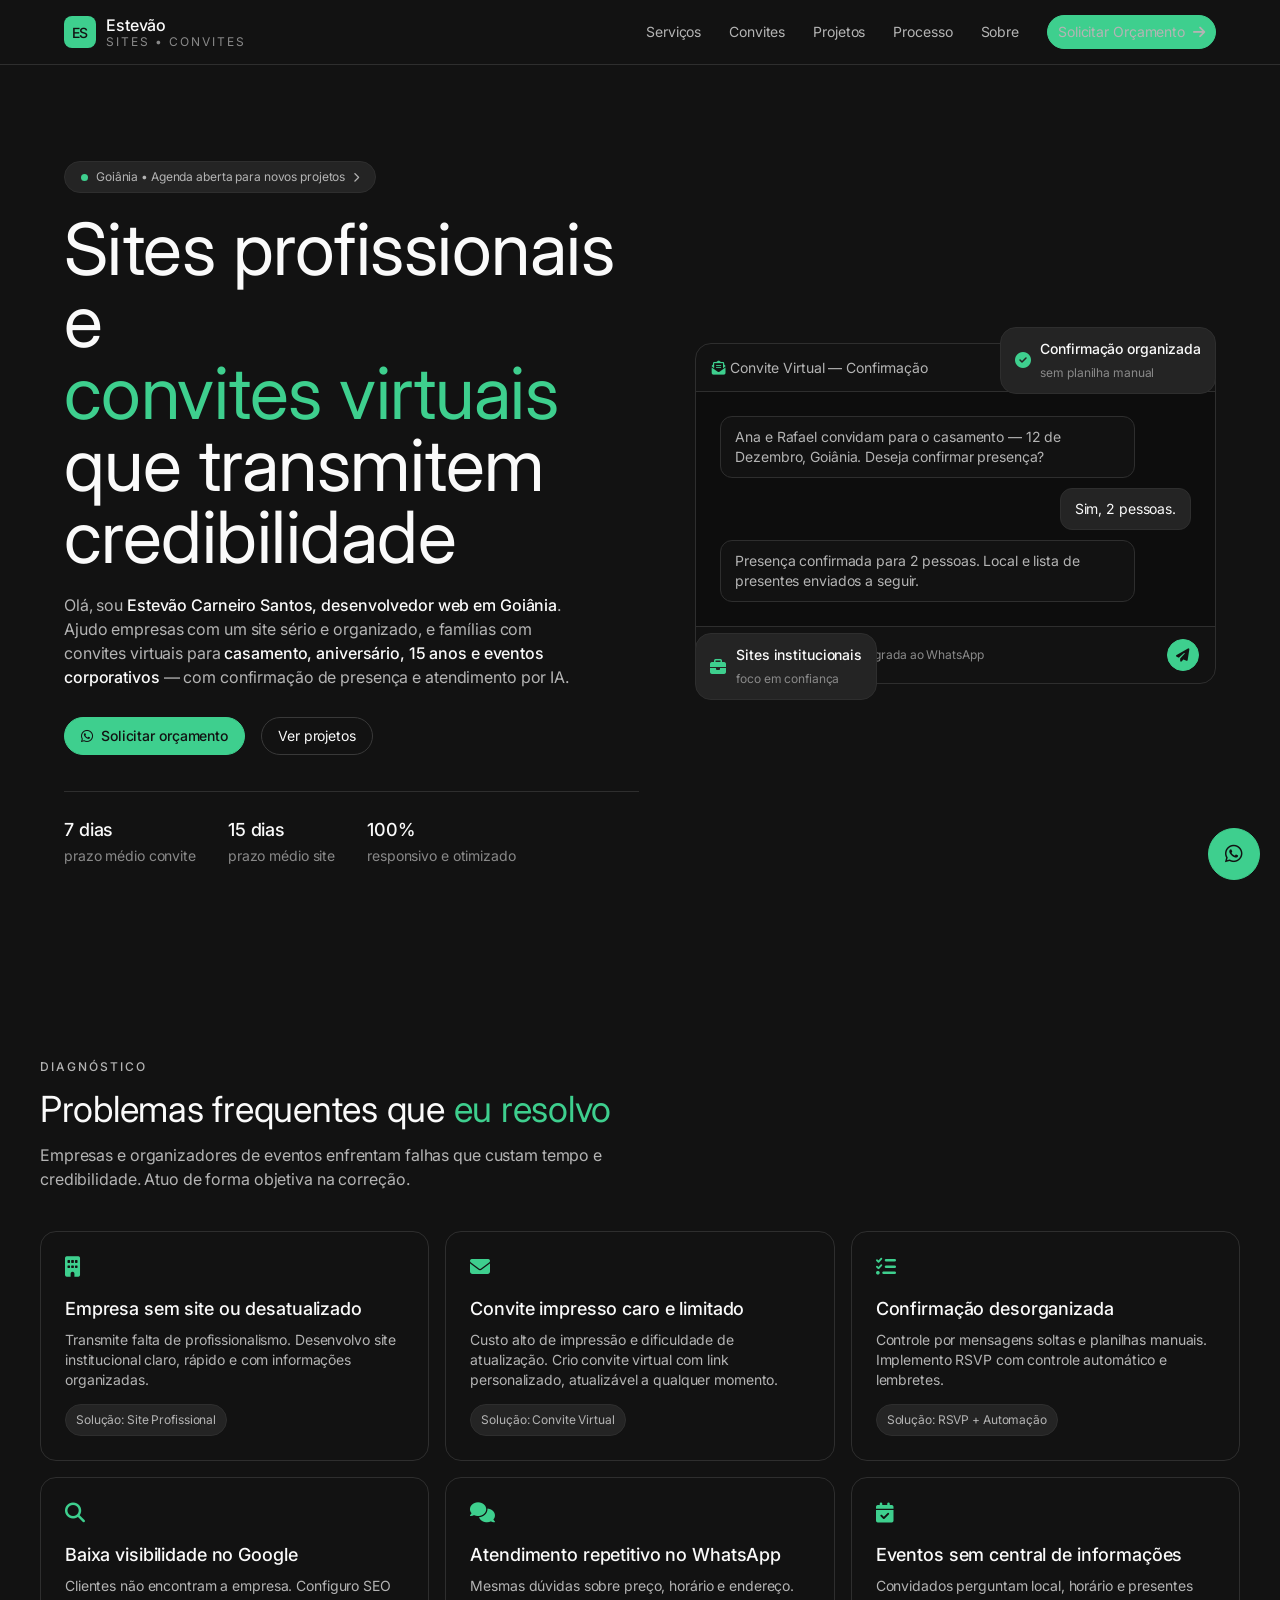
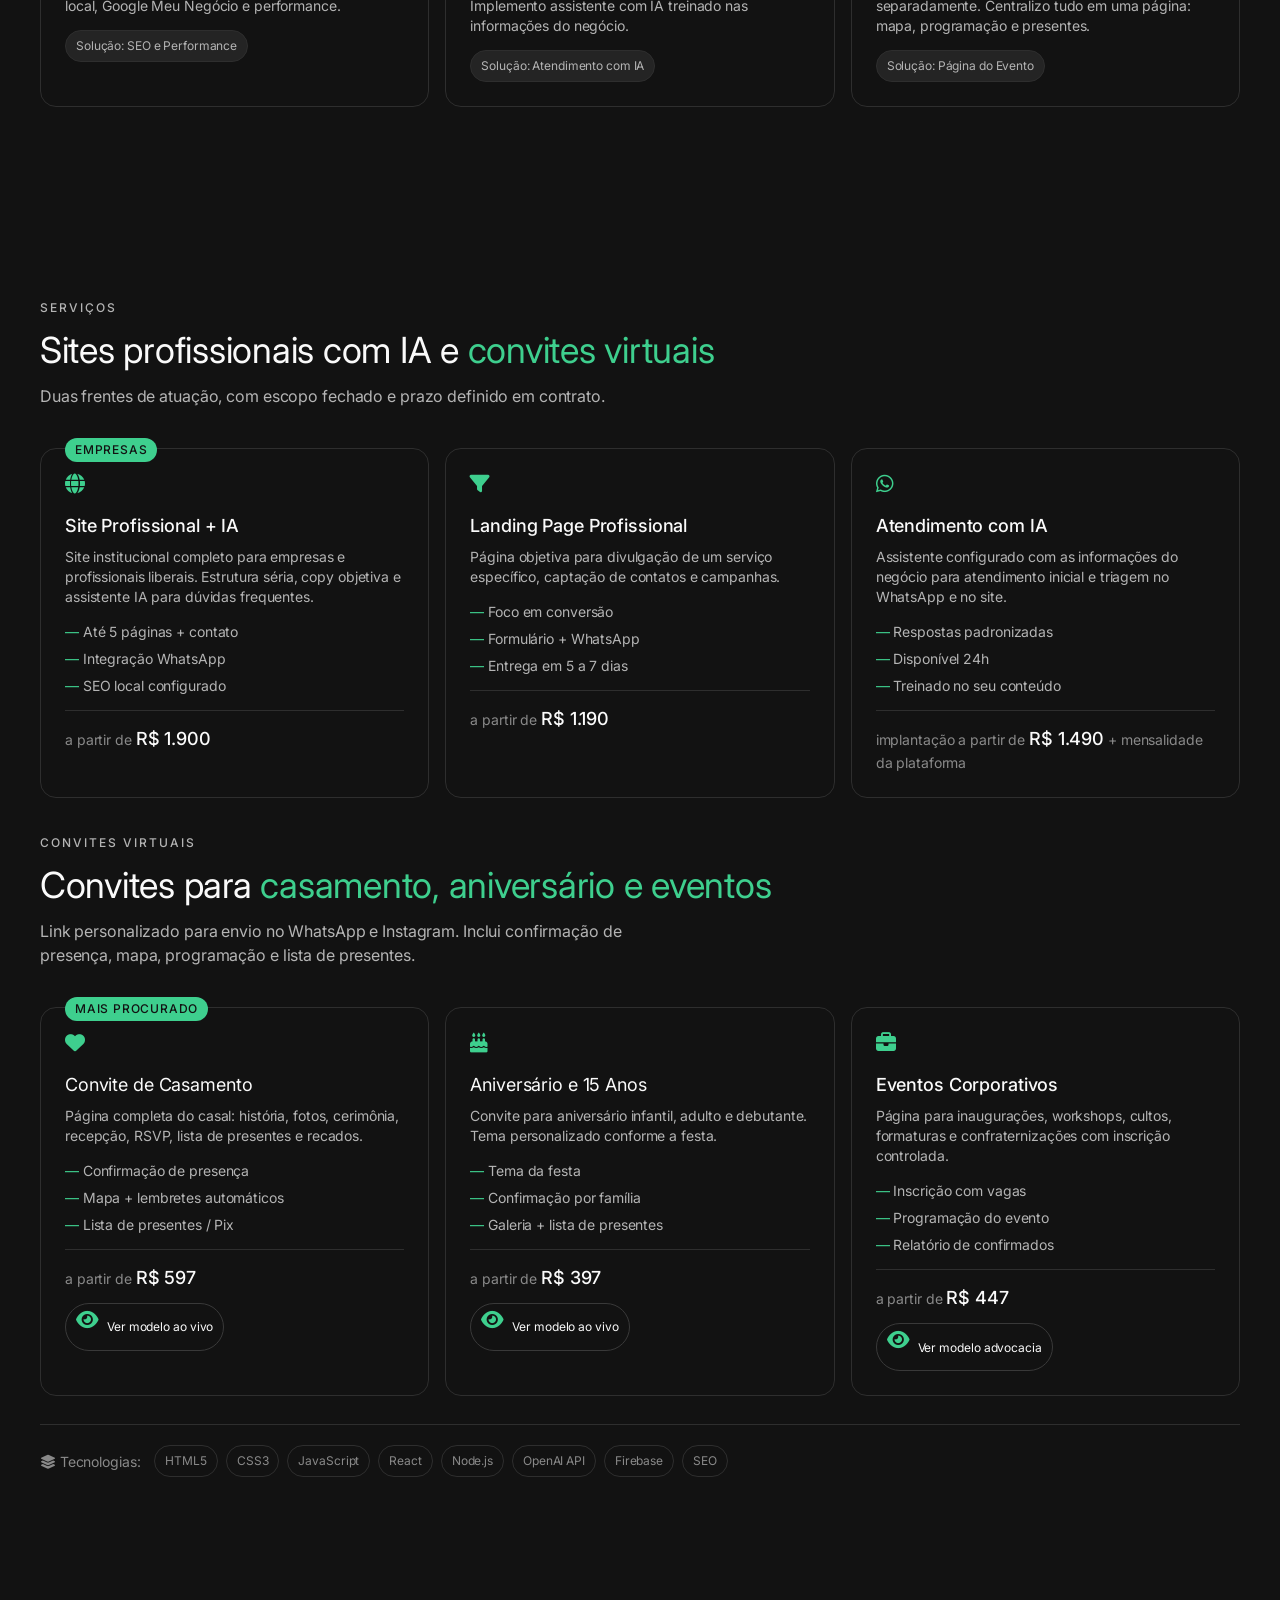
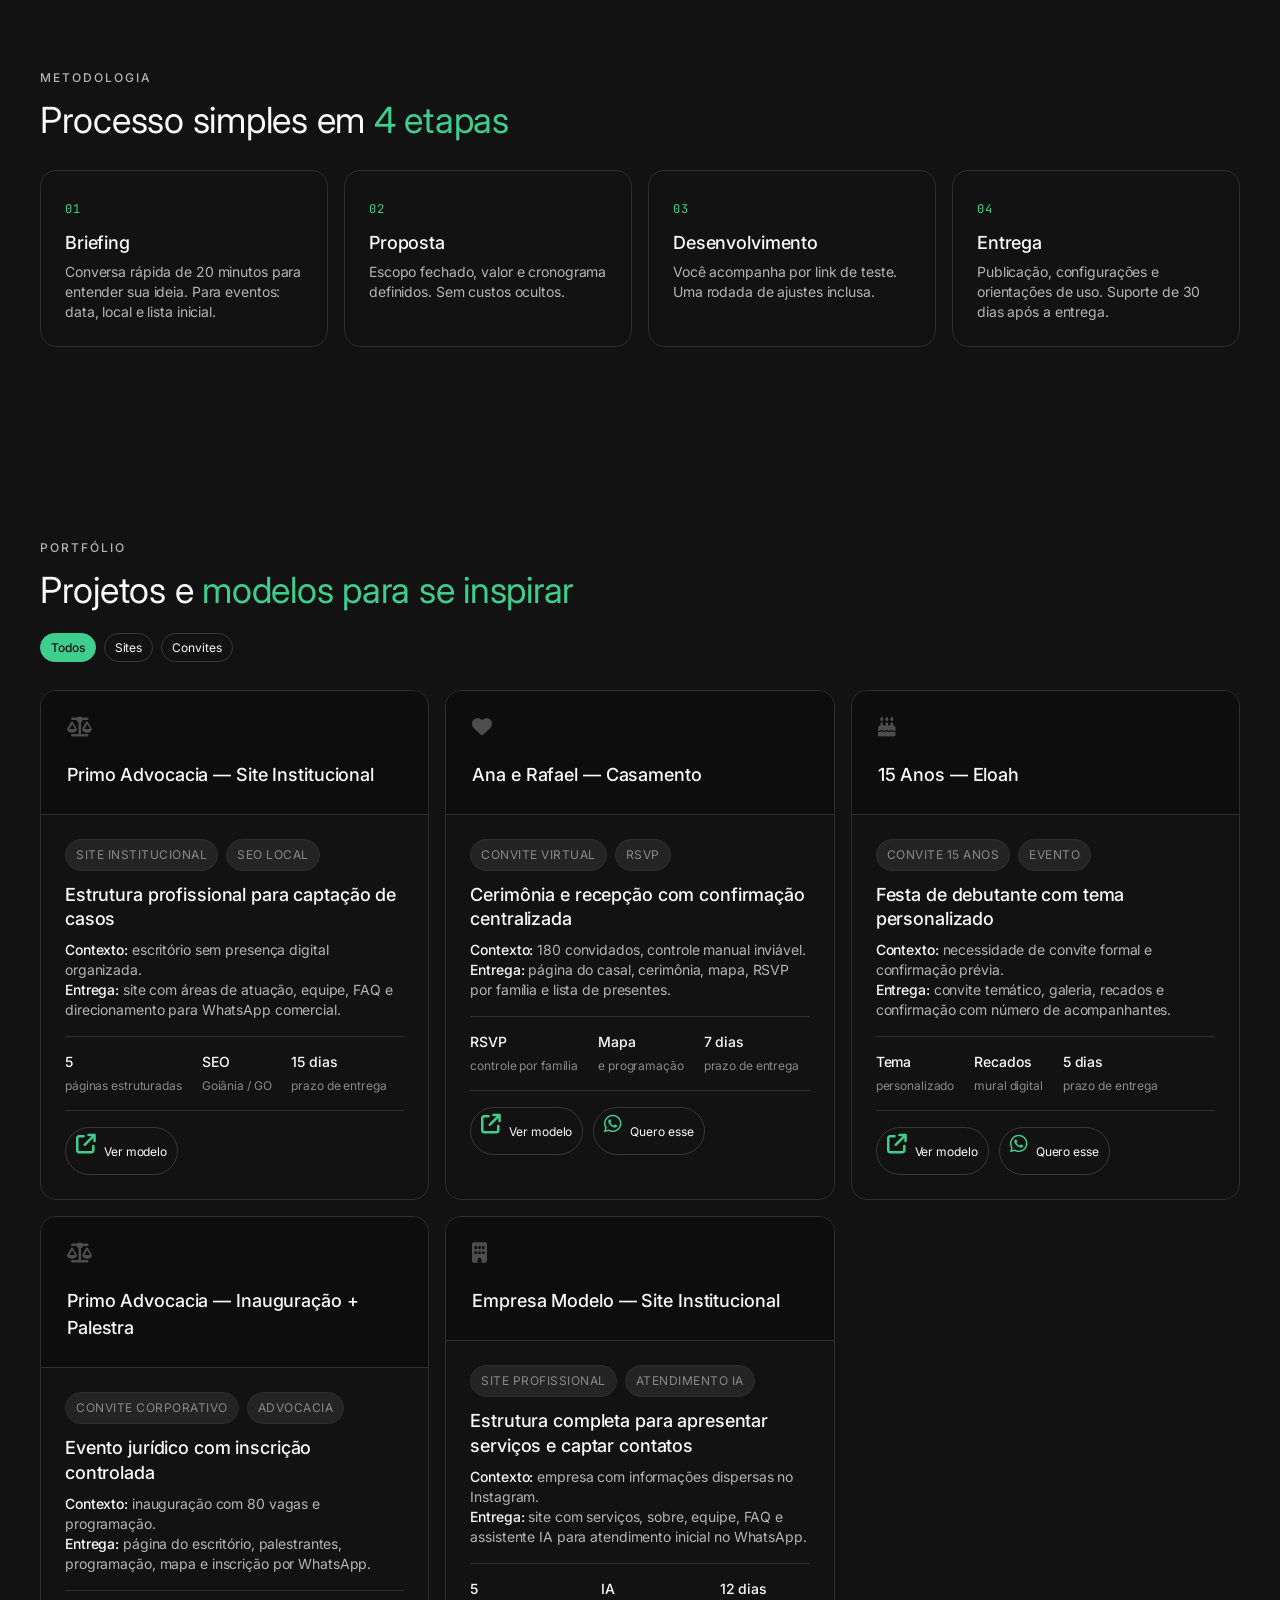
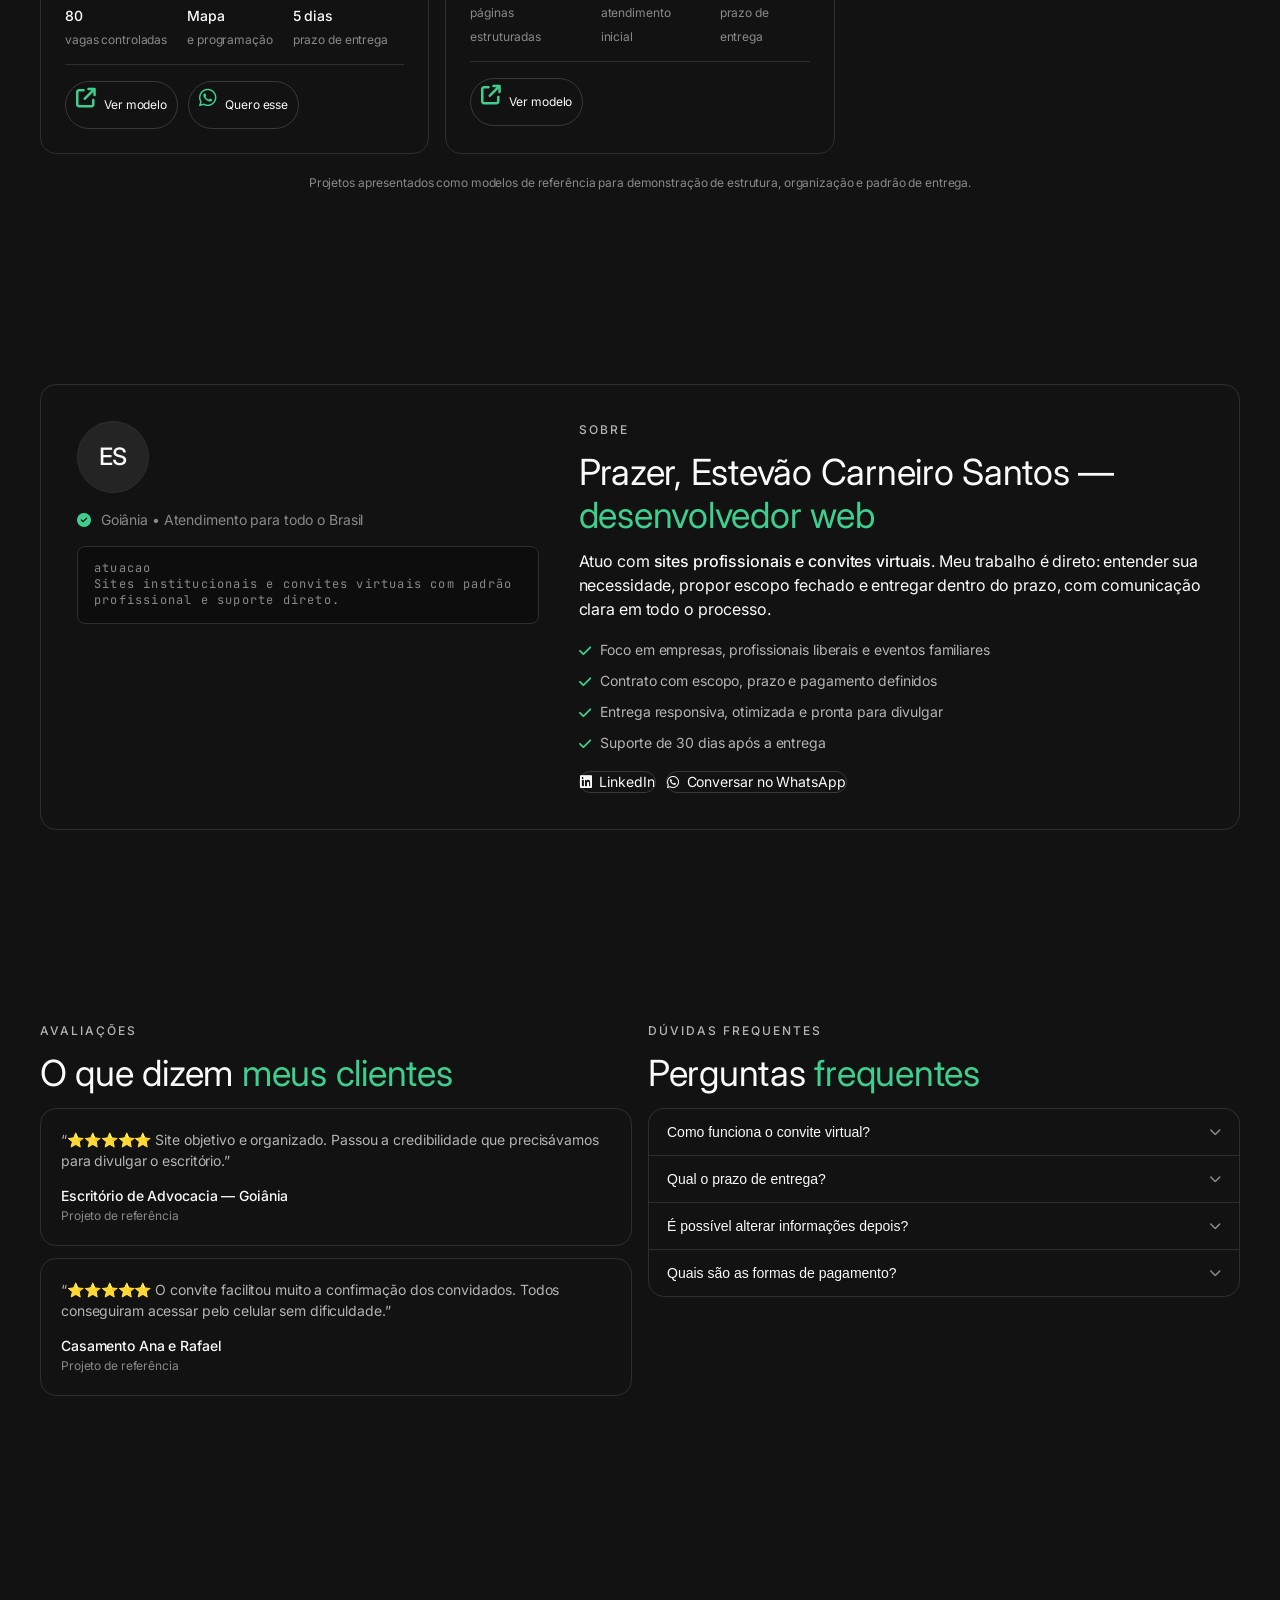
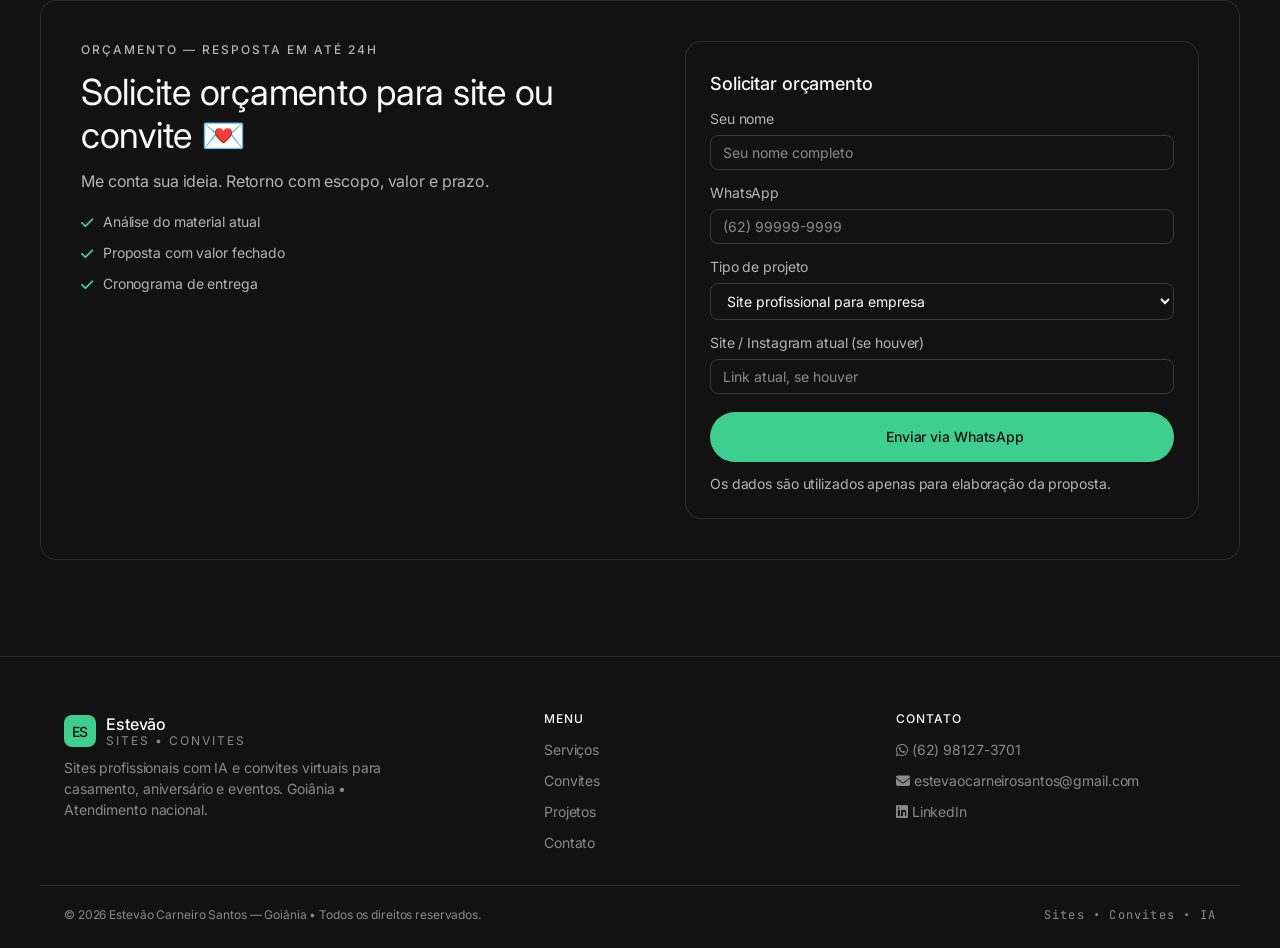
<file: index.html>
<!DOCTYPE html>
<html lang="pt-BR">
<head>
  <meta charset="UTF-8" />
  <meta name="viewport" content="width=device-width, initial-scale=1.0" />
  <title>Estevão Carneiro Santos | Sites Profissionais com IA + Convites Virtuais em Goiânia</title>
  <meta name="description" content="Desenvolvedor em Goiânia especializado em sites profissionais com IA para empresas e convites virtuais para casamento, aniversário, 15 anos e eventos corporativos. Confirmação de presença, lista de presentes e atendimento automatizado." />
  <link rel="icon" type="image/svg+xml" href="/favicon.svg" />
  <meta property="og:title" content="Estevão Carneiro Santos | Sites Profissionais + Convites Virtuais" />
  <meta property="og:description" content="Sites profissionais com IA e convites virtuais para casamento, aniversário e eventos. Goiânia • Atendimento nacional." />
  <meta property="og:type" content="website" />
  <link rel="preconnect" href="https://fonts.googleapis.com">
  <link rel="preconnect" href="https://fonts.gstatic.com" crossorigin>
  <link href="https://fonts.googleapis.com/css2?family=Inter:wght@400;500&family=JetBrains+Mono:wght@400&display=swap" rel="stylesheet">
  <link rel="stylesheet" href="https://cdnjs.cloudflare.com/ajax/libs/font-awesome/6.5.2/css/all.min.css">
  <link rel="stylesheet" href="style.css" />
</head>
<body>
  <div class="bg-grid"></div>
  <div class="bg-glow glow-1"></div>
  <div class="bg-glow glow-2"></div>

  <header class="nav" id="navbar">
    <div class="container nav-inner">
      <a href="#inicio" class="logo"><span class="logo-mark">ES</span><span class="logo-text">Estevão<small>sites • convites</small></span></a>
      <nav class="nav-links" id="navLinks">
        <a href="#solucoes">Serviços</a>
        <a href="#convites">Convites</a>
        <a href="#projetos">Projetos</a>
        <a href="#processo">Processo</a>
        <a href="#sobre">Sobre</a>
        <a href="#contato" class="btn btn-small btn-primary">Solicitar Orçamento <i class="fa-solid fa-arrow-right"></i></a>
      </nav>
      <button class="menu-btn" id="menuBtn" aria-label="Abrir menu"><i class="fa-solid fa-bars"></i></button>
    </div>
  </header>

  <main>
    <!-- HERO -->
    <section class="hero container" id="inicio">
      <div class="hero-text">
        <div class="badge"><span class="pulse"></span> Goiânia • Agenda aberta para novos projetos <i class="fa-solid fa-chevron-right"></i></div>
        <h1>Sites profissionais e<br><span class="gradient">convites virtuais</span> que transmitem credibilidade</h1>
        <p class="subtitle">Olá, sou <strong>Estevão Carneiro Santos, desenvolvedor web em Goiânia</strong>. Ajudo empresas com um site sério e organizado, e famílias com convites virtuais para <strong>casamento, aniversário, 15 anos e eventos corporativos</strong> — com confirmação de presença e atendimento por IA.</p>
        <div class="hero-cta">
          <a href="#contato" class="btn btn-primary btn-large"><i class="fa-brands fa-whatsapp"></i> Solicitar orçamento</a>
          <a href="#projetos" class="btn btn-ghost btn-large"> Ver projetos</a>
        </div>
        <div class="hero-proof">
          <div><strong>7 dias</strong><span>prazo médio convite</span></div>
          <div><strong>15 dias</strong><span>prazo médio site</span></div>
          <div><strong>100%</strong><span>responsivo e otimizado</span></div>
        </div>
      </div>

      <div class="hero-visual">
        <div class="chat-card">
          <div class="chat-header">
            <div class="dots"><span></span><span></span><span></span></div>
            <p><i class="fa-solid fa-envelope-open-text"></i> Convite Virtual — Confirmação</p>
            <span class="online"></span>
          </div>
          <div class="chat-body">
            <div class="msg bot">Ana e Rafael convidam para o casamento — 12 de Dezembro, Goiânia. Deseja confirmar presença?</div>
            <div class="msg user">Sim, 2 pessoas.</div>
            <div class="msg bot">Presença confirmada para 2 pessoas. Local e lista de presentes enviados a seguir.</div>
          </div>
          <div class="chat-input">
            <span>Confirmação automática integrada ao WhatsApp</span>
            <button><i class="fa-solid fa-paper-plane"></i></button>
          </div>
        </div>
        <div class="float-card fc-1"><i class="fa-solid fa-circle-check"></i><div><strong>Confirmação organizada</strong><span>sem planilha manual</span></div></div>
        <div class="float-card fc-2"><i class="fa-solid fa-briefcase"></i><div><strong>Sites institucionais</strong><span>foco em confiança</span></div></div>
      </div>
    </section>

    <!-- PROBLEMAS -->
    <section class="section container" id="problemas">
      <p class="eyebrow">Diagnóstico</p>
      <h2>Problemas frequentes que <span class="gradient">eu resolvo</span></h2>
      <p class="section-desc">Empresas e organizadores de eventos enfrentam falhas que custam tempo e credibilidade. Atuo de forma objetiva na correção.</p>
      <div class="grid-3">
        <div class="card problem"><i class="fa-solid fa-building"></i><h3>Empresa sem site ou desatualizado</h3><p>Transmite falta de profissionalismo. Desenvolvo site institucional claro, rápido e com informações organizadas.</p><span class="tag">Solução: Site Profissional</span></div>
        <div class="card problem"><i class="fa-solid fa-envelope"></i><h3>Convite impresso caro e limitado</h3><p>Custo alto de impressão e dificuldade de atualização. Crio convite virtual com link personalizado, atualizável a qualquer momento.</p><span class="tag">Solução: Convite Virtual</span></div>
        <div class="card problem"><i class="fa-solid fa-list-check"></i><h3>Confirmação desorganizada</h3><p>Controle por mensagens soltas e planilhas manuais. Implemento RSVP com controle automático e lembretes.</p><span class="tag">Solução: RSVP + Automação</span></div>
        <div class="card problem"><i class="fa-solid fa-magnifying-glass"></i><h3>Baixa visibilidade no Google</h3><p>Clientes não encontram a empresa. Configuro SEO local, Google Meu Negócio e performance.</p><span class="tag">Solução: SEO e Performance</span></div>
        <div class="card problem"><i class="fa-solid fa-comments"></i><h3>Atendimento repetitivo no WhatsApp</h3><p>Mesmas dúvidas sobre preço, horário e endereço. Implemento assistente com IA treinado nas informações do negócio.</p><span class="tag">Solução: Atendimento com IA</span></div>
        <div class="card problem"><i class="fa-solid fa-calendar-check"></i><h3>Eventos sem central de informações</h3><p>Convidados perguntam local, horário e presentes separadamente. Centralizo tudo em uma página: mapa, programação e presentes.</p><span class="tag">Solução: Página do Evento</span></div>
      </div>
    </section>

    <!-- SOLUÇÕES -->
    <section class="section container" id="solucoes">
      <p class="eyebrow">Serviços</p>
      <h2>Sites profissionais com IA e <span class="gradient">convites virtuais</span></h2>
      <p class="section-desc">Duas frentes de atuação, com escopo fechado e prazo definido em contrato.</p>
      <div class="grid-3">
        <div class="card service featured"><div class="flag">EMPRESAS</div><i class="fa-solid fa-globe"></i><h3>Site Profissional + IA</h3><p>Site institucional completo para empresas e profissionais liberais. Estrutura séria, copy objetiva e assistente IA para dúvidas frequentes.</p><ul><li>Até 5 páginas + contato</li><li>Integração WhatsApp</li><li>SEO local configurado</li></ul><div class="price">a partir de <strong>R$ 1.900</strong></div></div>
        <div class="card service"><i class="fa-solid fa-filter"></i><h3>Landing Page Profissional</h3><p>Página objetiva para divulgação de um serviço específico, captação de contatos e campanhas.</p><ul><li>Foco em conversão</li><li>Formulário + WhatsApp</li><li>Entrega em 5 a 7 dias</li></ul><div class="price">a partir de <strong>R$ 1.190</strong></div></div>
        <div class="card service"><i class="fa-brands fa-whatsapp"></i><h3>Atendimento com IA</h3><p>Assistente configurado com as informações do negócio para atendimento inicial e triagem no WhatsApp e no site.</p><ul><li>Respostas padronizadas</li><li>Disponível 24h</li><li>Treinado no seu conteúdo</li></ul><div class="price">implantação a partir de <strong>R$ 1.490</strong> + mensalidade da plataforma</div></div>
      </div>

      <div id="convites" style="margin-top:36px"></div>
      <p class="eyebrow">Convites virtuais</p>
      <h2 class="serif">Convites para <span class="gradient">casamento, aniversário e eventos</span></h2>
      <p class="section-desc">Link personalizado para envio no WhatsApp e Instagram. Inclui confirmação de presença, mapa, programação e lista de presentes.</p>
      <div class="grid-3">
        <div class="card service featured"><div class="flag">MAIS PROCURADO</div><i class="fa-solid fa-heart"></i><h3 class="serif">Convite de Casamento</h3><p>Página completa do casal: história, fotos, cerimônia, recepção, RSVP, lista de presentes e recados.</p><ul><li>Confirmação de presença</li><li>Mapa + lembretes automáticos</li><li>Lista de presentes / Pix</li></ul><div class="price">a partir de <strong>R$ 597</strong></div><a href="convite-casamento.html" class="btn btn-small btn-ghost" style="margin-top:12px"><i class="fa-solid fa-eye"></i> Ver modelo ao vivo</a></div>
        <div class="card service"><i class="fa-solid fa-cake-candles"></i><h3 class="serif">Aniversário e 15 Anos</h3><p>Convite para aniversário infantil, adulto e debutante. Tema personalizado conforme a festa.</p><ul><li>Tema da festa</li><li>Confirmação por família</li><li>Galeria + lista de presentes</li></ul><div class="price">a partir de <strong>R$ 397</strong></div><a href="convite-15anos.html" class="btn btn-small btn-ghost" style="margin-top:12px"><i class="fa-solid fa-eye"></i> Ver modelo ao vivo</a></div>
        <div class="card service"><i class="fa-solid fa-briefcase"></i><h3>Eventos Corporativos</h3><p>Página para inaugurações, workshops, cultos, formaturas e confraternizações com inscrição controlada.</p><ul><li>Inscrição com vagas</li><li>Programação do evento</li><li>Relatório de confirmados</li></ul><div class="price">a partir de <strong>R$ 447</strong></div><a href="convite-corporativo.html" class="btn btn-small btn-ghost" style="margin-top:12px"><i class="fa-solid fa-eye"></i> Ver modelo advocacia</a></div>
      </div>
      <div class="stack">
        <p><i class="fa-solid fa-layer-group"></i> Tecnologias:</p>
        <div class="stack-tags"><span>HTML5</span><span>CSS3</span><span>JavaScript</span><span>React</span><span>Node.js</span><span>OpenAI API</span><span>Firebase</span><span>SEO</span></div>
      </div>
    </section>

    <!-- PROCESSO -->
    <section class="section container" id="processo">
      <p class="eyebrow">Metodologia</p>
      <h2>Processo simples em <span class="gradient">4 etapas</span></h2>
      <div class="steps">
        <div class="step"><span>01</span><h3>Briefing</h3><p>Conversa rápida de 20 minutos para entender sua ideia. Para eventos: data, local e lista inicial.</p></div>
        <div class="step"><span>02</span><h3>Proposta</h3><p>Escopo fechado, valor e cronograma definidos. Sem custos ocultos.</p></div>
        <div class="step"><span>03</span><h3>Desenvolvimento</h3><p>Você acompanha por link de teste. Uma rodada de ajustes inclusa.</p></div>
        <div class="step"><span>04</span><h3>Entrega</h3><p>Publicação, configurações e orientações de uso. Suporte de 30 dias após a entrega.</p></div>
      </div>
    </section>

    <!-- PROJETOS -->
    <section class="section container" id="projetos">
      <p class="eyebrow">Portfólio</p>
      <h2>Projetos e <span class="gradient">modelos para se inspirar</span></h2>
      <div class="filters">
        <button class="active" data-filter="all">Todos</button>
        <button data-filter="site">Sites</button>
        <button data-filter="convite">Convites</button>
      </div>
      <div class="grid-3" id="projectGrid">
        <article class="card project" data-cat="site">
          <div class="proj-img"><i class="fa-solid fa-scale-balanced"></i><span>Primo Advocacia — Site Institucional</span></div>
          <div class="proj-body">
            <div class="proj-tags"><span>Site Institucional</span><span>SEO Local</span></div>
            <h3>Estrutura profissional para captação de casos</h3>
            <p><strong>Contexto:</strong> escritório sem presença digital organizada.<br><strong>Entrega:</strong> site com áreas de atuação, equipe, FAQ e direcionamento para WhatsApp comercial.</p>
            <div class="metrics"><div><strong>5</strong><span>páginas estruturadas</span></div><div><strong>SEO</strong><span>Goiânia / GO</span></div><div><strong>15 dias</strong><span>prazo de entrega</span></div></div>
            <div class="proj-links"><a href="https://wa.me/5562981273701?text=Ol%C3%A1%20Estev%C3%A3o%2C%20quero%20ver%20o%20modelo%20de%20site%20Advocacia." target="_blank" rel="noopener" class="btn btn-small btn-ghost"><i class="fa-solid fa-arrow-up-right-from-square"></i> Ver modelo</a></div>
          </div>
        </article>
        <article class="card project" data-cat="convite">
          <div class="proj-img img-2"><i class="fa-solid fa-heart"></i><span>Ana e Rafael — Casamento</span></div>
          <div class="proj-body">
            <div class="proj-tags"><span>Convite Virtual</span><span>RSVP</span></div>
            <h3>Cerimônia e recepção com confirmação centralizada</h3>
            <p><strong>Contexto:</strong> 180 convidados, controle manual inviável.<br><strong>Entrega:</strong> página do casal, cerimônia, mapa, RSVP por família e lista de presentes.</p>
            <div class="metrics"><div><strong>RSVP</strong><span>controle por família</span></div><div><strong>Mapa</strong><span>e programação</span></div><div><strong>7 dias</strong><span>prazo de entrega</span></div></div>
            <div class="proj-links"><a href="convite-casamento.html" class="btn btn-small btn-ghost"><i class="fa-solid fa-arrow-up-right-from-square"></i> Ver modelo</a><a href="https://wa.me/5562981273701?text=Ol%C3%A1%20Estev%C3%A3o%2C%20quero%20um%20convite%20de%20casamento%20como%20esse." target="_blank" rel="noopener" class="btn btn-small btn-ghost"><i class="fa-brands fa-whatsapp"></i> Quero esse</a></div>
          </div>
        </article>
        <article class="card project" data-cat="convite">
          <div class="proj-img img-3"><i class="fa-solid fa-cake-candles"></i><span>15 Anos — Eloah</span></div>
          <div class="proj-body">
            <div class="proj-tags"><span>Convite 15 Anos</span><span>Evento</span></div>
            <h3>Festa de debutante com tema personalizado</h3>
            <p><strong>Contexto:</strong> necessidade de convite formal e confirmação prévia.<br><strong>Entrega:</strong> convite temático, galeria, recados e confirmação com número de acompanhantes.</p>
            <div class="metrics"><div><strong>Tema</strong><span>personalizado</span></div><div><strong>Recados</strong><span>mural digital</span></div><div><strong>5 dias</strong><span>prazo de entrega</span></div></div>
            <div class="proj-links"><a href="convite-15anos.html" class="btn btn-small btn-ghost"><i class="fa-solid fa-arrow-up-right-from-square"></i> Ver modelo</a><a href="https://wa.me/5562981273701?text=Ol%C3%A1%20Estev%C3%A3o%2C%20quero%20um%20convite%2015%20anos%20como%20esse." target="_blank" rel="noopener" class="btn btn-small btn-ghost"><i class="fa-brands fa-whatsapp"></i> Quero esse</a></div>
          </div>
        </article>
        <article class="card project" data-cat="convite">
          <div class="proj-img"><i class="fa-solid fa-scale-balanced"></i><span>Primo Advocacia — Inauguração + Palestra</span></div>
          <div class="proj-body">
            <div class="proj-tags"><span>Convite Corporativo</span><span>Advocacia</span></div>
            <h3>Evento jurídico com inscrição controlada</h3>
            <p><strong>Contexto:</strong> inauguração com 80 vagas e programação.<br><strong>Entrega:</strong> página do escritório, palestrantes, programação, mapa e inscrição por WhatsApp.</p>
            <div class="metrics"><div><strong>80</strong><span>vagas controladas</span></div><div><strong>Mapa</strong><span>e programação</span></div><div><strong>5 dias</strong><span>prazo de entrega</span></div></div>
            <div class="proj-links"><a href="convite-corporativo.html" class="btn btn-small btn-ghost"><i class="fa-solid fa-arrow-up-right-from-square"></i> Ver modelo</a><a href="https://wa.me/5562981273701?text=Ol%C3%A1%20Estev%C3%A3o%2C%20quero%20um%20convite%20corporativo%20como%20esse." target="_blank" rel="noopener" class="btn btn-small btn-ghost"><i class="fa-brands fa-whatsapp"></i> Quero esse</a></div>
          </div>
        </article>
        <article class="card project" data-cat="site">
          <div class="proj-img"><i class="fa-solid fa-building"></i><span>Empresa Modelo — Site Institucional</span></div>
          <div class="proj-body">
            <div class="proj-tags"><span>Site Profissional</span><span>Atendimento IA</span></div>
            <h3>Estrutura completa para apresentar serviços e captar contatos</h3>
            <p><strong>Contexto:</strong> empresa com informações dispersas no Instagram.<br><strong>Entrega:</strong> site com serviços, sobre, equipe, FAQ e assistente IA para atendimento inicial no WhatsApp.</p>
            <div class="metrics"><div><strong>5</strong><span>páginas estruturadas</span></div><div><strong>IA</strong><span>atendimento inicial</span></div><div><strong>12 dias</strong><span>prazo de entrega</span></div></div>
            <div class="proj-links"><a href="https://wa.me/5562981273701?text=Ol%C3%A1%20Estev%C3%A3o%2C%20quero%20ver%20o%20modelo%20de%20site%20para%20empresa." target="_blank" rel="noopener" class="btn btn-small btn-ghost"><i class="fa-solid fa-arrow-up-right-from-square"></i> Ver modelo</a></div>
          </div>
        </article>
      </div>
      <p class="microcopy center">Projetos apresentados como modelos de referência para demonstração de estrutura, organização e padrão de entrega.</p>
    </section>

    <!-- SOBRE -->
    <section class="section container" id="sobre">
      <div class="about-grid">
        <div class="about-photo">
          <div class="avatar">ES</div>
          <div class="about-badge"><i class="fa-solid fa-circle-check"></i> Goiânia • Atendimento para todo o Brasil</div>
          <p class="code-line"><span class="mono">atuacao</span><br>Sites institucionais e convites virtuais com padrão profissional e suporte direto.</p>
        </div>
        <div>
          <p class="eyebrow">Sobre</p>
          <h2>Prazer, Estevão Carneiro Santos — <span class="gradient">desenvolvedor web</span></h2>
          <p>Atuo com <strong>sites profissionais e convites virtuais</strong>. Meu trabalho é direto: entender sua necessidade, propor escopo fechado e entregar dentro do prazo, com comunicação clara em todo o processo.</p>
          <ul class="check-list">
            <li><i class="fa-solid fa-check"></i> Foco em empresas, profissionais liberais e eventos familiares</li>
            <li><i class="fa-solid fa-check"></i> Contrato com escopo, prazo e pagamento definidos</li>
            <li><i class="fa-solid fa-check"></i> Entrega responsiva, otimizada e pronta para divulgar</li>
            <li><i class="fa-solid fa-check"></i> Suporte de 30 dias após a entrega</li>
          </ul>
          <div class="about-cta">
            <a href="https://www.linkedin.com/in/estev%C3%A3o-carneiro-santos-566528444/" target="_blank" rel="noopener" class="btn btn-ghost"><i class="fa-brands fa-linkedin"></i> LinkedIn</a>
            <a href="#contato" class="btn btn-ghost"><i class="fa-brands fa-whatsapp"></i> Conversar no WhatsApp</a>
          </div>
        </div>
      </div>
    </section>

    <!-- DEPOIMENTOS + FAQ -->
    <section class="section container grid-2">
      <div>
        <p class="eyebrow">Avaliações</p>
        <h2>O que dizem <span class="gradient">meus clientes</span></h2>
        <div class="card quote"><p>“⭐⭐⭐⭐⭐ Site objetivo e organizado. Passou a credibilidade que precisávamos para divulgar o escritório.”</p><div class="who"><strong>Escritório de Advocacia — Goiânia</strong><span>Projeto de referência</span></div></div>
        <div class="card quote"><p>“⭐⭐⭐⭐⭐ O convite facilitou muito a confirmação dos convidados. Todos conseguiram acessar pelo celular sem dificuldade.”</p><div class="who"><strong>Casamento Ana e Rafael</strong><span>Projeto de referência</span></div></div>
      </div>
      <div>
        <p class="eyebrow">Dúvidas frequentes</p>
        <h2>Perguntas <span class="gradient">frequentes</span></h2>
        <div class="faq">
          <button class="faq-q">Como funciona o convite virtual? <i class="fa-solid fa-chevron-down"></i></button>
          <div class="faq-a">Você recebe um link personalizado para enviar no WhatsApp e Instagram. O convidado abre no celular, vê as informações e confirma presença pelo próprio site.</div>
          <button class="faq-q">Qual o prazo de entrega? <i class="fa-solid fa-chevron-down"></i></button>
          <div class="faq-a">Convites: 5 a 7 dias após o envio de fotos e textos. Sites: 10 a 15 dias. Prazos formais constam em proposta.</div>
          <button class="faq-q">É possível alterar informações depois? <i class="fa-solid fa-chevron-down"></i></button>
          <div class="faq-a">Sim. Ajustes de data, local e textos podem ser atualizados sem precisar reenviar novo link.</div>
          <button class="faq-q">Quais são as formas de pagamento? <i class="fa-solid fa-chevron-down"></i></button>
          <div class="faq-a">50% na aprovação e 50% na entrega. Pix, cartão ou transferência, com recibo e condições registradas.</div>
        </div>
      </div>
    </section>

    <!-- CONTATO -->
    <section class="section container" id="contato">
      <div class="cta-box">
        <div>
          <p class="eyebrow light">Orçamento — resposta em até 24h</p>
          <h2>Solicite orçamento para site ou convite 💌</h2>
          <p>Me conta sua ideia. Retorno com escopo, valor e prazo.</p>
          <ul class="check-list light">
            <li><i class="fa-solid fa-check"></i> Análise do material atual</li>
            <li><i class="fa-solid fa-check"></i> Proposta com valor fechado</li>
            <li><i class="fa-solid fa-check"></i> Cronograma de entrega</li>
          </ul>
        </div>
        <form class="card form" id="leadForm">
          <h3>Solicitar orçamento</h3>
          <label>Seu nome<input type="text" id="fName" placeholder="Seu nome completo" required></label>
          <label>WhatsApp<input type="tel" id="fPhone" placeholder="(62) 99999-9999" required></label>
          <label>Tipo de projeto
            <select id="fProblem">
              <option>Site profissional para empresa</option>
              <option>Convite virtual — Casamento</option>
              <option>Convite virtual — Aniversário / 15 anos</option>
              <option>Convite — Evento corporativo</option>
              <option>Atendimento com IA / Automação</option>
            </select>
          </label>
          <label>Site / Instagram atual (se houver)<input type="text" id="fSite" placeholder="Link atual, se houver"></label>
          <button type="submit" class="btn btn-primary btn-large"><i class="fa-brands fa-whatsapp"></i> Enviar via WhatsApp</button>
          <p class="microcopy">Os dados são utilizados apenas para elaboração da proposta.</p>
        </form>
      </div>
    </section>
  </main>

  <footer>
    <div class="container foot-grid">
      <div><a href="#inicio" class="logo"><span class="logo-mark">ES</span><span class="logo-text">Estevão<small>sites • convites</small></span></a><p>Sites profissionais com IA e convites virtuais para casamento, aniversário e eventos. Goiânia • Atendimento nacional.</p></div>
      <div><strong>Menu</strong><a href="#solucoes">Serviços</a><a href="#convites">Convites</a><a href="#projetos">Projetos</a><a href="#contato">Contato</a></div>
      <div><strong>Contato</strong><a href="https://wa.me/5562981273701" target="_blank"><i class="fa-brands fa-whatsapp"></i> (62) 98127-3701</a><a href="mailto:estevaocarneirosantos@gmail.com"><i class="fa-solid fa-envelope"></i> estevaocarneirosantos@gmail.com</a><a href="https://www.linkedin.com/in/estev%C3%A3o-carneiro-santos-566528444/" target="_blank" rel="noopener"><i class="fa-brands fa-linkedin"></i> LinkedIn</a></div>
    </div>
    <div class="container foot-bottom"><span>© 2026 Estevão Carneiro Santos — Goiânia • Todos os direitos reservados.</span><span class="mono">Sites • Convites • IA</span></div>
  </footer>

  <a href="https://wa.me/5562981273701?text=Ol%C3%A1%20Estev%C3%A3o%2C%20quero%20um%20or%C3%A7amento%20para%20site%20ou%20convite%20virtual." class="whats-float" target="_blank" aria-label="WhatsApp"><i class="fa-brands fa-whatsapp"></i></a>

  <script src="script.js"></script>
</body>
</html>
</file>
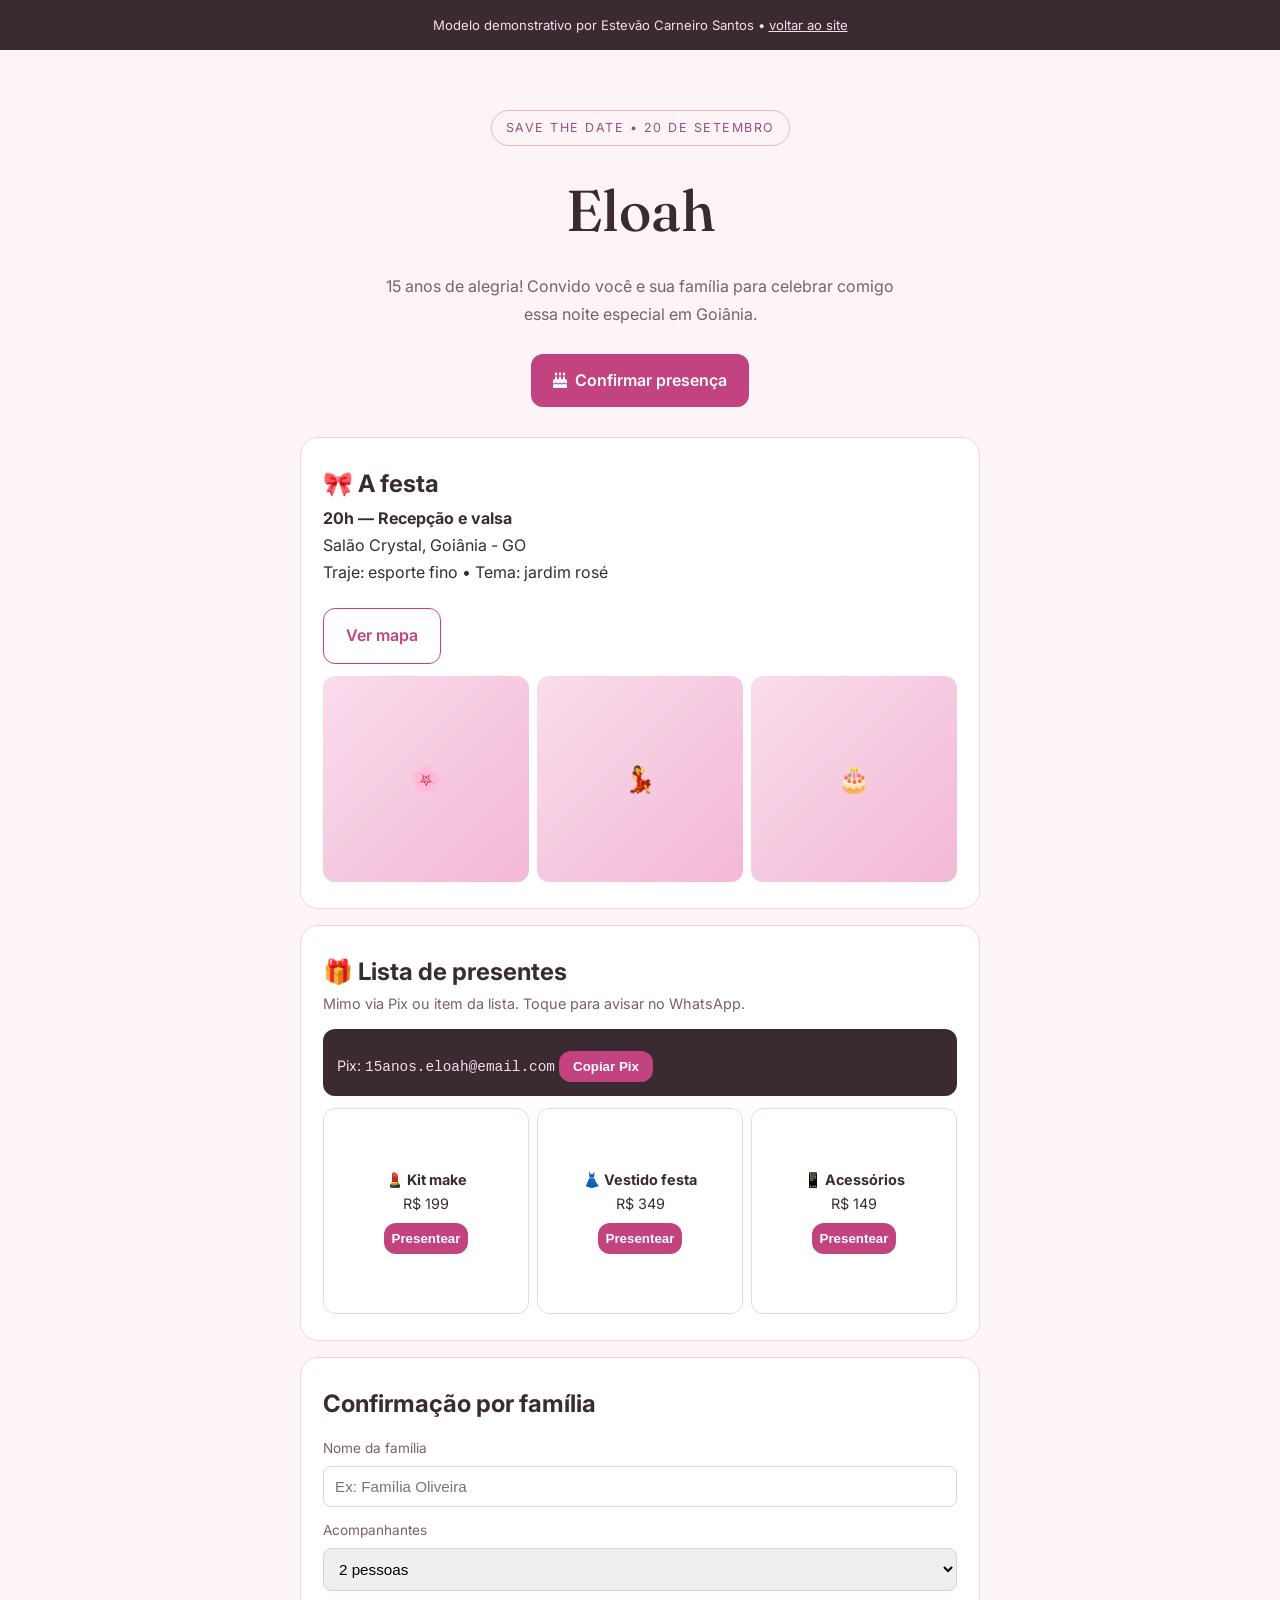
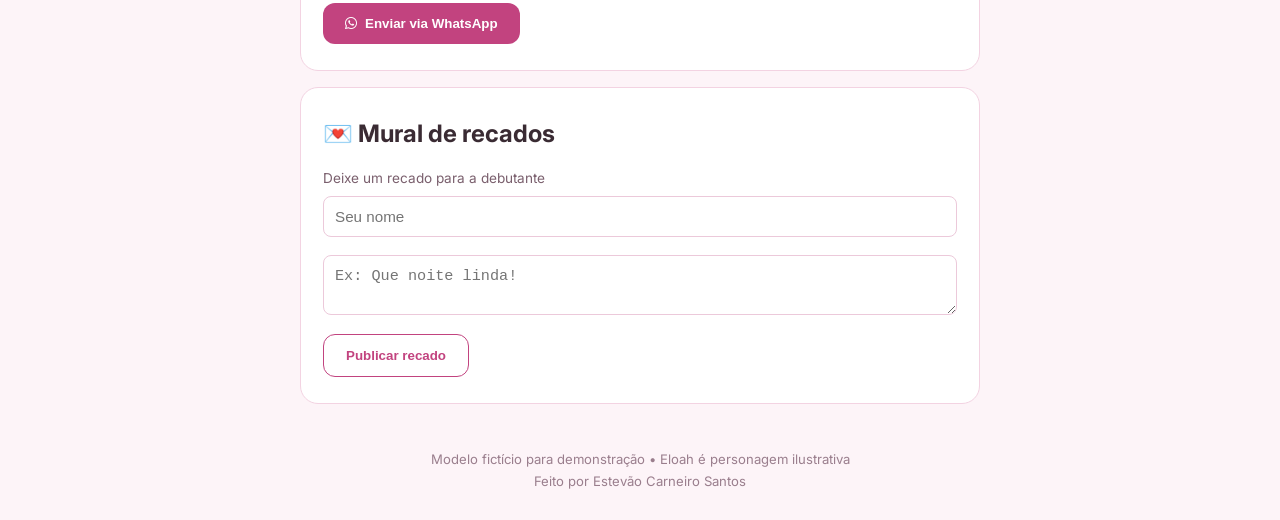
<file: convite-15anos.html>
<!DOCTYPE html>
<html lang="pt-BR">
<head>
<meta charset="UTF-8" />
<meta name="viewport" content="width=device-width, initial-scale=1.0" />
<title>Eloah — 15 Anos | Modelo de Convite</title>
<meta name="description" content="Modelo demonstrativo de convite de 15 anos com tema personalizado, galeria e confirmação por família." />
<link href="https://fonts.googleapis.com/css2?family=Fraunces:ital,opsz,wght@0,9..144,500;0,9..144,600;1,9..144,500&family=Inter:wght@400;500;600&display=swap" rel="stylesheet">
<link rel="stylesheet" href="https://cdnjs.cloudflare.com/ajax/libs/font-awesome/6.5.2/css/all.min.css">
<style>
*{margin:0;padding:0;box-sizing:border-box}
body{font-family:'Inter',system-ui,sans-serif;background:#fdf4f8;color:#3a2b33;line-height:1.7}
.top{text-align:center;padding:14px;background:#3a2b33;color:#f9dcec;font-size:.82rem}
.top a{color:#f9dcec}
.hero{text-align:center;padding:60px 24px 30px;max-width:680px;margin:0 auto}
.badge{display:inline-block;border:1px solid #e8b4cd;padding:6px 14px;border-radius:100px;font-size:.78rem;letter-spacing:1.5px;text-transform:uppercase;color:#9c4f74;margin-bottom:16px}
.hero h1{font-family:'Fraunces',serif;font-size:clamp(2.4rem,6vw,3.6rem);font-weight:500}
.hero p{color:#7a5f6d;max-width:520px;margin:14px auto}
.card{max-width:680px;margin:0 auto 16px;background:#fff;border:1px solid #f3d3e2;border-radius:18px;padding:26px 22px}
.btn{display:inline-flex;align-items:center;gap:8px;background:#c2437f;color:#fff;text-decoration:none;padding:13px 22px;border-radius:12px;font-weight:600;margin-top:12px;border:none;cursor:pointer}
.btn.out{background:transparent;color:#c2437f;border:1px solid #c2437f}
.gallery{display:grid;grid-template-columns:repeat(3,1fr);gap:8px;margin-top:12px}
.gallery div{aspect-ratio:1;border-radius:12px;background:linear-gradient(135deg,#f9dcec,#f3b8d4);display:flex;align-items:center;justify-content:center;font-size:1.6rem}
label{display:block;font-size:.85rem;margin-top:12px;color:#7a5f6d}
input,select,textarea{width:100%;margin-top:6px;padding:11px;border-radius:8px;border:1px solid #ecc9da;font-size:.95rem}
#mural li{list-style:none;background:#fdf4f8;border:1px solid #f3d3e2;padding:10px 12px;border-radius:10px;margin-top:8px;font-size:.9rem}
footer{text-align:center;padding:28px;color:#9a7e8d;font-size:.82rem}
</style>
</head>
<body>
<div class="top">Modelo demonstrativo por Estevão Carneiro Santos • <a href="/">voltar ao site</a></div>
<section class="hero">
<div class="badge">Save the date • 20 de Setembro</div>
<h1>Eloah</h1>
<p>15 anos de alegria! Convido você e sua família para celebrar comigo essa noite especial em Goiânia.</p>
<a class="btn" href="#rsvp"><i class="fa-solid fa-cake-candles"></i> Confirmar presença</a>
</section>

<div class="card">
<h2>🎀 A festa</h2>
<p><strong>20h — Recepção e valsa</strong><br>Salão Crystal, Goiânia - GO<br>Traje: esporte fino • Tema: jardim rosé</p>
<div style="margin-top:10px">
<a class="btn out" target="_blank" href="https://www.google.com/maps/search/?api=1&query=Goiania+GO">Ver mapa</a>
</div>
<div class="gallery"><div>🌸</div><div>💃</div><div>🎂</div></div>
</div>

<div class="card" id="presentes">
<h2>🎁 Lista de presentes</h2>
<p style="font-size:.9rem;color:#7a5f6d">Mimo via Pix ou item da lista. Toque para avisar no WhatsApp.</p>
<div style="background:#3a2b33;color:#f9dcec;border-radius:12px;padding:14px;margin-top:12px;font-size:.9rem">Pix: <code id="pix15">15anos.eloah@email.com</code> <button class="btn" style="padding:8px 14px;margin-top:8px" onclick="copiarPix15()">Copiar Pix</button></div>
<div class="gallery" style="margin-top:12px">
<div style="flex-direction:column;font-size:.9rem;padding:10px;background:#fff;border:1px solid #f3d3e2"><strong>💄 Kit make</strong><span>R$ 199</span><button class="btn" style="padding:8px;margin-top:6px" onclick="presentear15(this,'Kit make','R$ 199')">Presentear</button></div>
<div style="flex-direction:column;font-size:.9rem;padding:10px;background:#fff;border:1px solid #f3d3e2"><strong>👗 Vestido festa</strong><span>R$ 349</span><button class="btn" style="padding:8px;margin-top:6px" onclick="presentear15(this,'Vestido festa','R$ 349')">Presentear</button></div>
<div style="flex-direction:column;font-size:.9rem;padding:10px;background:#fff;border:1px solid #f3d3e2"><strong>📱 Acessórios</strong><span>R$ 149</span><button class="btn" style="padding:8px;margin-top:6px" onclick="presentear15(this,'Acessórios','R$ 149')">Presentear</button></div>
</div>
</div>

<div class="card" id="rsvp">
<h2>Confirmação por família</h2>
<label>Nome da família<input id="fName" placeholder="Ex: Família Oliveira"></label>
<label>Acompanhantes<select id="fQtd"><option>1 pessoa</option><option selected>2 pessoas</option><option>3 pessoas</option><option>4+ pessoas</option></select></label>
<button class="btn" onclick="enviar()"><i class="fa-brands fa-whatsapp"></i> Enviar via WhatsApp</button>
</div>

<div class="card">
<h2>💌 Mural de recados</h2>
<label>Deixe um recado para a debutante<input id="rName" placeholder="Seu nome"></label>
<label><textarea id="rMsg" rows="2" placeholder="Ex: Que noite linda!"></textarea></label>
<button class="btn out" onclick="postar()">Publicar recado</button>
<ul id="mural"></ul>
</div>

<footer>Modelo fictício para demonstração • Eloah é personagem ilustrativa<br>Feito por Estevão Carneiro Santos</footer>
<script>
function enviar(){
  const n=document.getElementById('fName').value.trim()||'Família convidada';
  const q=document.getElementById('fQtd').value;
  window.open('https://wa.me/5562981273701?text='+encodeURIComponent(`CONFIRMAÇÃO 15 ANOS - Olá! Sou ${n}. Confirmo ${q}. (Modelo demo)`),'_blank');
}
function presentear15(btn,item,valor){
  window.open('https://wa.me/5562981273701?text='+encodeURIComponent(`PRESENTE 15 ANOS - Olá! Quero presentear com: ${item} (${valor}). (Modelo demo)`),'_blank');
  btn.textContent='Reservado ✓';
}
function copiarPix15(){
  const t=document.getElementById('pix15').textContent;
  if(navigator.clipboard) navigator.clipboard.writeText(t);
  alert('Pix copiado: '+t);
}
const chave='mural15demo';
function carregar(){try{return JSON.parse(localStorage.getItem(chave))||[]}catch(e){return[]}}
function salvar(l){localStorage.setItem(chave,JSON.stringify(l))}
function render(){document.getElementById('mural').innerHTML=carregar().map(x=>`<li><strong>${x.n}:</strong> ${x.m}</li>`).join('')}
function postar(){
  const n=document.getElementById('rName').value.trim()||'Anônimo';
  const m=document.getElementById('rMsg').value.trim(); if(!m) return;
  const l=carregar(); l.unshift({n,m}); salvar(l.slice(0,20)); render();
  document.getElementById('rMsg').value='';
}
render();
</script>
</body>
</html>
</file>
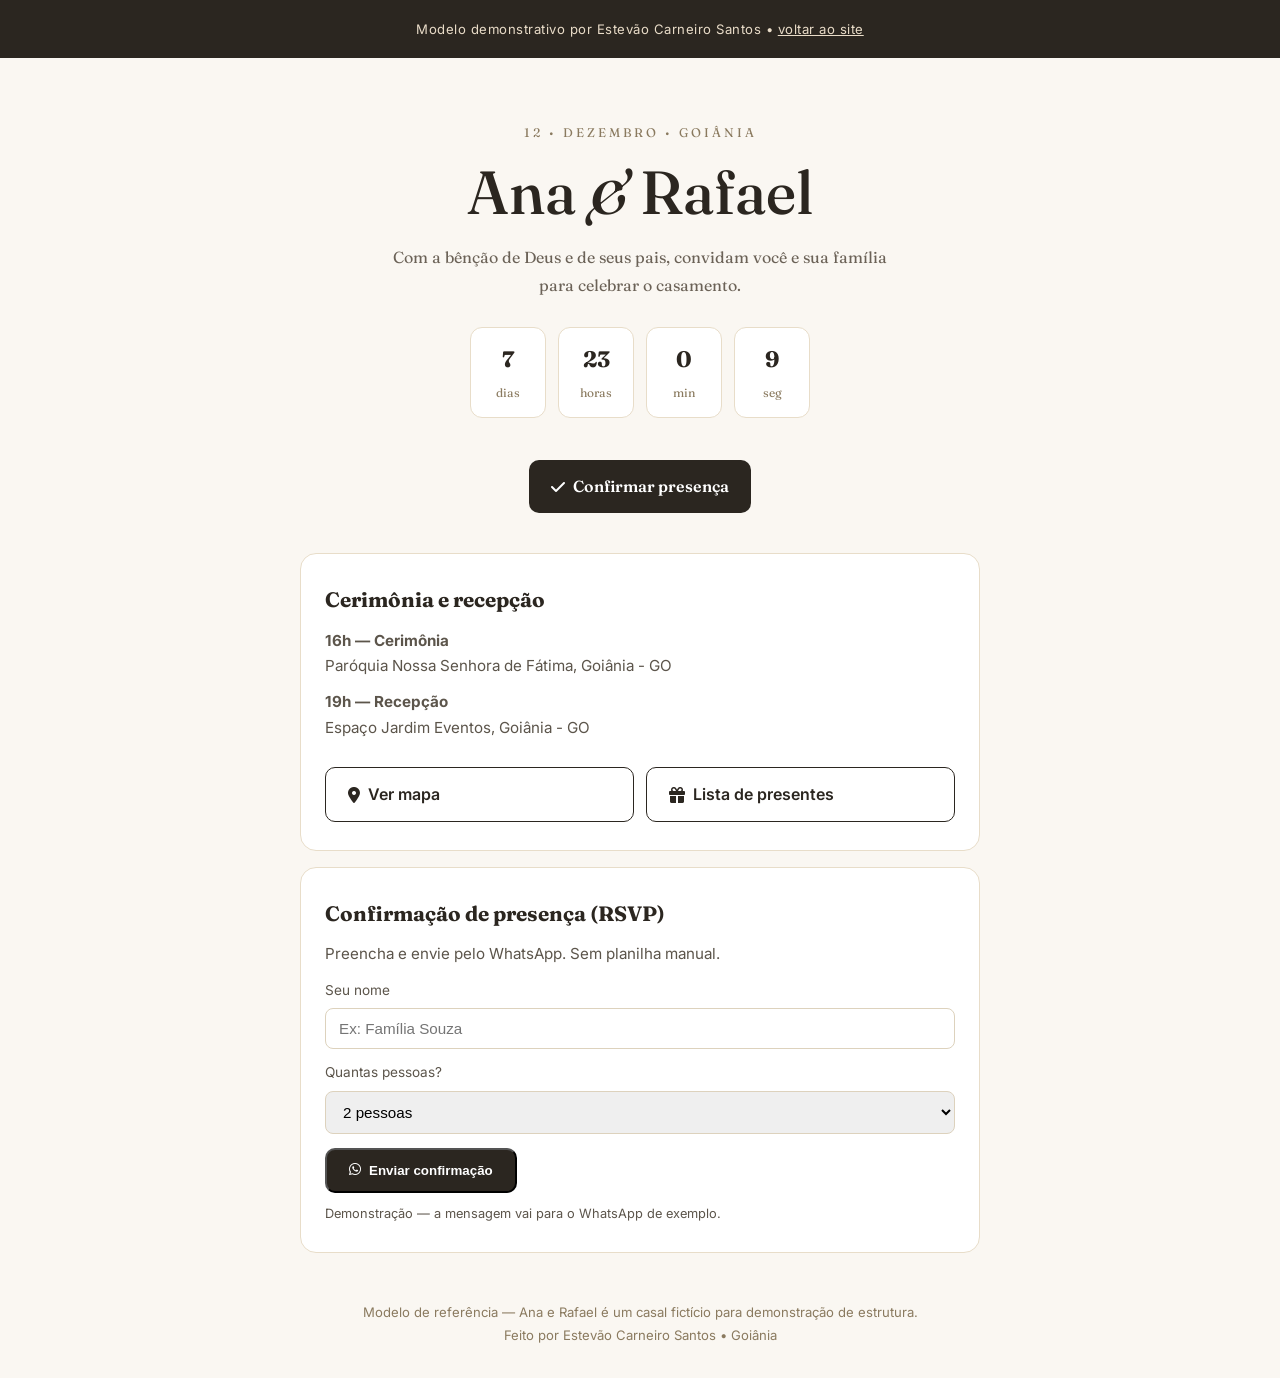
<file: convite-casamento.html>
<!DOCTYPE html>
<html lang="pt-BR">
<head>
<meta charset="UTF-8" />
<meta name="viewport" content="width=device-width, initial-scale=1.0" />
<title>Ana e Rafael — Convite de Casamento | Modelo</title>
<meta name="description" content="Modelo demonstrativo de convite virtual de casamento com confirmação de presença, mapa e lista de presentes." />
<link href="https://fonts.googleapis.com/css2?family=Fraunces:ital,opsz,wght@0,9..144,500;0,9..144,600;1,9..144,500&family=Inter:wght@400;500;600&display=swap" rel="stylesheet">
<link rel="stylesheet" href="https://cdnjs.cloudflare.com/ajax/libs/font-awesome/6.5.2/css/all.min.css">
<style>
*{margin:0;padding:0;box-sizing:border-box}
body{font-family:'Inter',system-ui,sans-serif;background:#faf7f2;color:#2b2620;line-height:1.7}
.serif{font-family:'Fraunces',Georgia,serif}
.top{text-align:center;padding:18px;background:#2b2620;color:#e9dcc8;font-size:.82rem;letter-spacing:.5px}
.top a{color:#e9dcc8}
.hero{text-align:center;padding:64px 24px 40px;max-width:680px;margin:0 auto}
.hero .date{letter-spacing:3px;text-transform:uppercase;font-size:.78rem;color:#8a7a5f;margin-bottom:16px}
.hero h1{font-size:clamp(2.4rem,6vw,3.8rem);line-height:1.1;font-weight:500}
.hero h1 em{font-style:italic}
.hero p{color:#6b6257;margin:18px auto;max-width:520px}
.count{display:flex;gap:12px;justify-content:center;margin:28px 0;flex-wrap:wrap}
.count div{background:#fff;border:1px solid #e8ddc9;border-radius:12px;padding:12px 16px;min-width:76px}
.count strong{display:block;font-size:1.4rem}
.count span{font-size:.75rem;color:#8a7a5f}
.card{max-width:680px;margin:0 auto 16px;background:#fff;border:1px solid #e8ddc9;border-radius:16px;padding:28px 24px}
.card h2{font-size:1.3rem;margin-bottom:10px}
.card p,.card li{color:#5c554b;font-size:.95rem}
.btn{display:inline-flex;align-items:center;gap:8px;background:#2b2620;color:#fff;text-decoration:none;padding:13px 22px;border-radius:10px;font-weight:600;margin-top:14px}
.btn.out{background:transparent;color:#2b2620;border:1px solid #2b2620}
.grid2{display:grid;grid-template-columns:1fr 1fr;gap:12px;margin-top:12px}
@media(max-width:600px){.grid2{grid-template-columns:1fr}}
label{display:block;font-size:.85rem;margin-top:12px;color:#5c554b}
input,select{width:100%;margin-top:6px;padding:11px 13px;border-radius:8px;border:1px solid #ddd2bd;font-size:.95rem}
footer{text-align:center;padding:32px 20px;color:#8a7a5f;font-size:.82rem}
</style>
</head>
<body>
<div class="top">Modelo demonstrativo por Estevão Carneiro Santos • <a href="/">voltar ao site</a></div>

<section class="hero serif">
<div class="date">12 • Dezembro • Goiânia</div>
<h1>Ana <em>&</em> Rafael</h1>
<p>Com a bênção de Deus e de seus pais, convidam você e sua família para celebrar o casamento.</p>
<div class="count" id="count">
<div><strong id="d">--</strong><span>dias</span></div>
<div><strong id="h">--</strong><span>horas</span></div>
<div><strong id="m">--</strong><span>min</span></div>
<div><strong id="s">--</strong><span>seg</span></div>
</div>
<a class="btn" href="#rsvp"><i class="fa-solid fa-check"></i> Confirmar presença</a>
</section>

<div class="card">
<h2 class="serif">Cerimônia e recepção</h2>
<p><strong>16h — Cerimônia</strong><br>Paróquia Nossa Senhora de Fátima, Goiânia - GO</p>
<p style="margin-top:10px"><strong>19h — Recepção</strong><br>Espaço Jardim Eventos, Goiânia - GO</p>
<div class="grid2">
<a class="btn out" target="_blank" href="https://www.google.com/maps/search/?api=1&query=Goiania+GO"><i class="fa-solid fa-location-dot"></i> Ver mapa</a>
<a class="btn out" target="_blank" href="https://wa.me/5562981273701?text=Ol%C3%A1%20Ana%20e%20Rafael%2C%20quero%20a%20lista%20de%20presentes."><i class="fa-solid fa-gift"></i> Lista de presentes</a>
</div>
</div>

<div class="card" id="rsvp">
<h2 class="serif">Confirmação de presença (RSVP)</h2>
<p>Preencha e envie pelo WhatsApp. Sem planilha manual.</p>
<label>Seu nome<input id="fName" placeholder="Ex: Família Souza"></label>
<label>Quantas pessoas?
<select id="fQtd"><option>1 pessoa</option><option selected>2 pessoas</option><option>3 pessoas</option><option>4+ pessoas</option></select>
</label>
<button class="btn" onclick="enviar()"><i class="fa-brands fa-whatsapp"></i> Enviar confirmação</button>
<p style="font-size:.8rem;margin-top:10px">Demonstração — a mensagem vai para o WhatsApp de exemplo.</p>
</div>

<footer>Modelo de referência — Ana e Rafael é um casal fictício para demonstração de estrutura.<br>Feito por Estevão Carneiro Santos • Goiânia</footer>

<script>
const alvo = new Date('2026-12-12T16:00:00-03:00').getTime();
function tick(){
  const diff = Math.max(0, alvo - Date.now());
  const dd = Math.floor(diff/86400000), hh = Math.floor(diff%86400000/3600000),
        mm = Math.floor(diff%3600000/60000), ss = Math.floor(diff%60000/1000);
  d.textContent=dd; h.textContent=hh; m.textContent=mm; s.textContent=ss;
}
setInterval(tick,1000); tick();
function enviar(){
  const n = document.getElementById('fName').value.trim() || 'Convidado';
  const q = document.getElementById('fQtd').value;
  const msg = `CONFIRMAÇÃO CASAMENTO - Olá Ana e Rafael! Sou ${n}. Confirmo ${q}. (Modelo demo)`;
  window.open('https://wa.me/5562981273701?text='+encodeURIComponent(msg),'_blank');
}
</script>
</body>
</html>
</file>
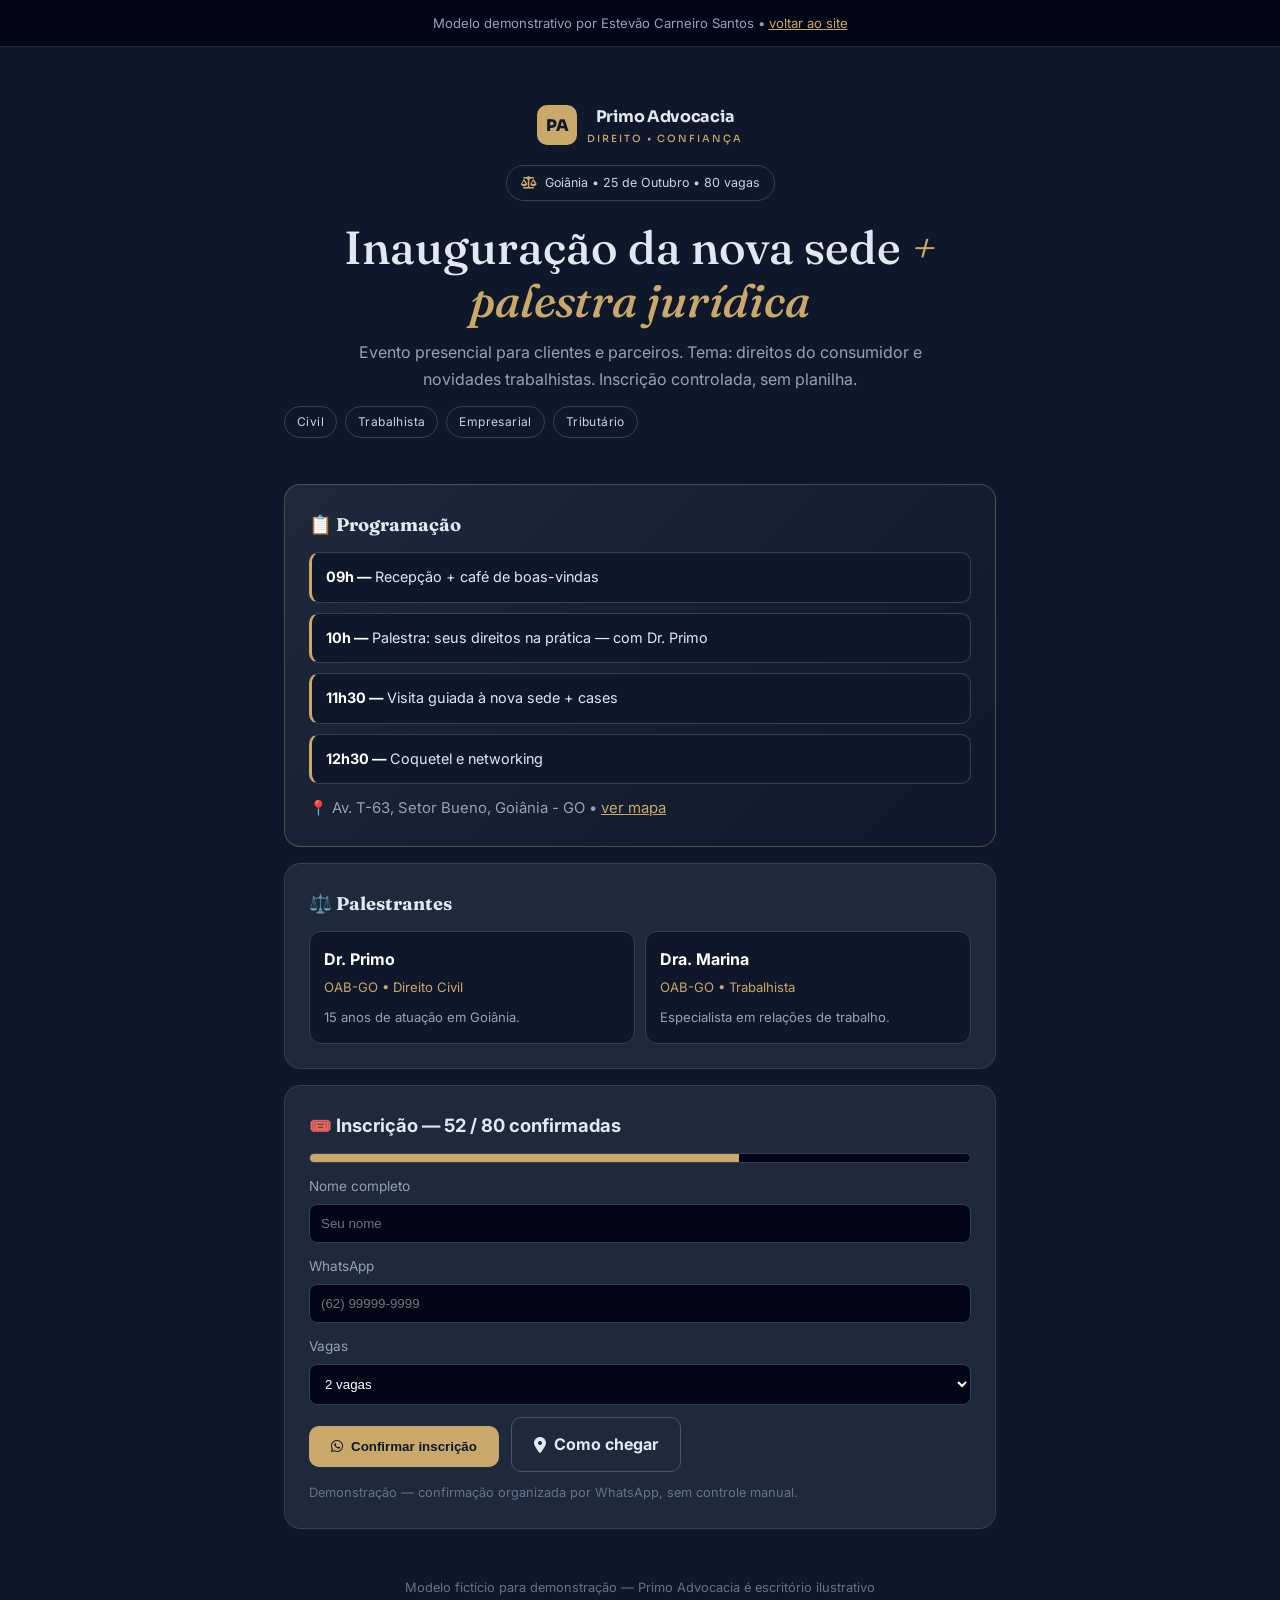
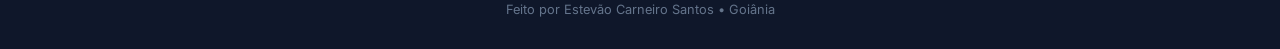
<file: convite-corporativo.html>
<!DOCTYPE html>
<html lang="pt-BR">
<head>
<meta charset="UTF-8" />
<meta name="viewport" content="width=device-width, initial-scale=1.0" />
<title>Primo Advocacia — Palestra + Inauguração | Modelo Corporativo</title>
<meta name="description" content="Modelo demonstrativo de convite corporativo para advocacia com programação, palestrantes e inscrição controlada." />
<link href="https://fonts.googleapis.com/css2?family=Fraunces:ital,opsz,wght@0,9..144,500;0,9..144,600;1,9..144,500&family=Inter:wght@400;500;600&family=Sora:wght@600;700&display=swap" rel="stylesheet">
<link rel="stylesheet" href="https://cdnjs.cloudflare.com/ajax/libs/font-awesome/6.5.2/css/all.min.css">
<style>
*{margin:0;padding:0;box-sizing:border-box}
body{font-family:'Inter',system-ui,sans-serif;background:#0f172a;color:#e2e8f0;line-height:1.7}
.serif{font-family:'Fraunces',Georgia,serif}
.top{text-align:center;padding:12px;background:#020617;border-bottom:1px solid #1e293b;color:#94a3b8;font-size:.82rem}
.top a{color:#c9a86a}
.hero{max-width:760px;margin:0 auto;padding:56px 24px 20px;text-align:center}
.logo-row{display:flex;align-items:center;justify-content:center;gap:10px;margin-bottom:18px}
.logo-mark{width:40px;height:40px;background:#c9a86a;color:#0f172a;border-radius:10px;display:flex;align-items:center;justify-content:center;font-weight:800;font-family:'Sora',sans-serif}
.logo-name{font-family:'Sora',sans-serif;font-weight:700;letter-spacing:-.3px}
.logo-name small{display:block;font-size:.62rem;letter-spacing:2px;text-transform:uppercase;color:#c9a86a;font-weight:500}
.badge{display:inline-flex;gap:8px;align-items:center;border:1px solid #334155;padding:6px 14px;border-radius:100px;font-size:.78rem;color:#cbd5e1}
.badge i{color:#c9a86a}
h1{font-size:clamp(1.9rem,5vw,2.9rem);line-height:1.15;margin:20px 0 12px;font-weight:500}
h1 em{font-style:italic;color:#c9a86a}
.sub{color:#94a3b8;max-width:580px;margin:0 auto}
.wrap{max-width:760px;margin:0 auto;padding:10px 24px 20px}
.card{background:#1e293b;border:1px solid #334155;border-radius:16px;padding:24px;margin-top:16px}
.card.gold{background:linear-gradient(135deg,#1e293b,#0f172a);border-color:#c9a86a55}
.card h2{font-size:1.15rem;margin-bottom:8px}
.card p,.card li{color:#94a3b8;font-size:.93rem}
.speakers{display:grid;grid-template-columns:1fr 1fr;gap:10px;margin-top:12px}
@media(max-width:600px){.speakers{grid-template-columns:1fr}}
.sp{border:1px solid #334155;border-radius:12px;padding:14px;background:#0f172a}
.sp strong{display:block;color:#fff}
.sp span{font-size:.82rem;color:#c9a86a}
.program{display:grid;gap:10px;margin-top:12px}
.program div{border:1px solid #334155;border-left:3px solid #c9a86a;border-radius:10px;padding:12px 14px;font-size:.9rem;background:#0f172a}
.program strong{color:#fff}
.btn{display:inline-flex;gap:8px;align-items:center;background:#c9a86a;color:#0f172a;font-weight:700;text-decoration:none;padding:13px 22px;border-radius:10px;margin-top:12px;border:none;cursor:pointer}
.btn.out{background:transparent;color:#e2e8f0;border:1px solid #475569}
label{display:block;font-size:.85rem;margin-top:12px;color:#94a3b8}
input,select{width:100%;margin-top:6px;padding:11px;border-radius:8px;border:1px solid #334155;background:#020617;color:#fff}
.vagas{margin-top:12px;height:10px;background:#020617;border-radius:100px;overflow:hidden;border:1px solid #334155}
.vagas i{display:block;height:100%;background:#c9a86a;width:65%}
.areas{display:flex;gap:8px;flex-wrap:wrap;margin-top:12px}
.areas span{font-size:.75rem;border:1px solid #334155;padding:5px 12px;border-radius:100px;color:#cbd5e1;letter-spacing:.4px}
footer{text-align:center;color:#64748b;font-size:.8rem;padding:28px 20px}
</style>
</head>
<body>
<div class="top">Modelo demonstrativo por Estevão Carneiro Santos • <a href="/">voltar ao site</a></div>

<section class="hero">
<div class="logo-row"><div class="logo-mark">PA</div><div class="logo-name">Primo Advocacia<small>direito • confiança</small></div></div>
<div class="badge"><i class="fa-solid fa-scale-balanced"></i> Goiânia • 25 de Outubro • 80 vagas</div>
<h1 class="serif">Inauguração da nova sede <em>+ palestra jurídica</em></h1>
<p class="sub">Evento presencial para clientes e parceiros. Tema: direitos do consumidor e novidades trabalhistas. Inscrição controlada, sem planilha.</p>
<div class="areas"><span>Civil</span><span>Trabalhista</span><span>Empresarial</span><span>Tributário</span></div>
</section>

<div class="wrap">
<div class="card gold">
<h2 class="serif">📋 Programação</h2>
<div class="program">
<div><strong>09h —</strong> Recepção + café de boas-vindas</div>
<div><strong>10h —</strong> Palestra: seus direitos na prática — com Dr. Primo</div>
<div><strong>11h30 —</strong> Visita guiada à nova sede + cases</div>
<div><strong>12h30 —</strong> Coquetel e networking</div>
</div>
<p style="margin-top:12px">📍 Av. T-63, Setor Bueno, Goiânia - GO • <a style="color:#c9a86a" target="_blank" href="https://www.google.com/maps/search/?api=1&query=Setor+Bueno+Goiania">ver mapa</a></p>
</div>

<div class="card">
<h2 class="serif">⚖️ Palestrantes</h2>
<div class="speakers">
<div class="sp"><strong>Dr. Primo</strong><span>OAB-GO • Direito Civil</span><p style="font-size:.82rem;margin-top:6px">15 anos de atuação em Goiânia.</p></div>
<div class="sp"><strong>Dra. Marina</strong><span>OAB-GO • Trabalhista</span><p style="font-size:.82rem;margin-top:6px">Especialista em relações de trabalho.</p></div>
</div>
</div>

<div class="card" id="inscricao">
<h2>🎟️ Inscrição — 52 / 80 confirmadas</h2>
<div class="vagas"><i></i></div>
<label>Nome completo<input id="fName" placeholder="Seu nome"></label>
<label>WhatsApp<input id="fPhone" placeholder="(62) 99999-9999"></label>
<label>Vagas<select id="fQtd"><option>1 vaga</option><option selected>2 vagas</option><option>3 vagas</option></select></label>
<button class="btn" onclick="enviar()"><i class="fa-brands fa-whatsapp"></i> Confirmar inscrição</button>
<a class="btn out" style="margin-left:8px" target="_blank" href="https://www.google.com/maps/search/?api=1&query=Setor+Bueno+Goiania"><i class="fa-solid fa-location-dot"></i> Como chegar</a>
<p style="font-size:.8rem;color:#64748b;margin-top:10px">Demonstração — confirmação organizada por WhatsApp, sem controle manual.</p>
</div>
</div>

<footer>Modelo fictício para demonstração — Primo Advocacia é escritório ilustrativo<br>Feito por Estevão Carneiro Santos • Goiânia</footer>
<script>
function enviar(){
  const n=document.getElementById('fName').value.trim()||'Participante';
  const p=document.getElementById('fPhone').value.trim()||'não informado';
  const q=document.getElementById('fQtd').value;
  window.open('https://wa.me/5562981273701?text='+encodeURIComponent(`INSCRIÇÃO ADVOCACIA - Olá Primo Advocacia! Sou ${n} (${p}). Quero ${q} para a inauguração. (Modelo demo)`),'_blank');
}
</script>
</body>
</html>
</file>
<file: style.css>
/* Supabase — Midnight code editor + phosphor green pulse
   Canvas #121212, 99% grayscale, verde rationado. Flat, sem sombras, sem gradientes. */
*{margin:0;padding:0;box-sizing:border-box}
:root{
  /* Colors */
  --color-phosphor-green:#3ecf8e;
  --color-mint-pulse:#00c573;
  --color-forest-depth:#1f4b37;
  --color-midnight-emerald:#006239;
  --color-snow:#fafafa;
  --color-silver-mist:#b4b4b4;
  --color-smoke:#898989;
  --color-graphite:#4d4d4d;
  --color-slate:#393939;
  --color-charcoal:#2e2e2e;
  --color-ash:#242424;
  --color-obsidian:#121212;
  --illustration-bg:#0d0d0d;

  /* Typography */
  --font-circular:'Inter',ui-sans-serif,system-ui,-apple-system,BlinkMacSystemFont,"Segoe UI",Roboto,sans-serif;
  --font-source-code-pro:'JetBrains Mono',ui-monospace,SFMono-Regular,Menlo,Monaco,Consolas,monospace;

  /* Scale */
  --text-caption:12px; --leading-caption:1.5; --tracking-caption:-0.084px;
  --text-body-sm:14px; --leading-body-sm:1.43; --tracking-body-sm:-0.098px;
  --text-body:16px; --leading-body:1.5; --tracking-body:-0.112px;
  --text-subheading:18px; --leading-subheading:1.38; --tracking-subheading:-0.126px;
  --text-heading-sm:24px; --leading-heading-sm:1.33; --tracking-heading-sm:-0.168px;
  --text-heading:36px; --leading-heading:1.2; --tracking-heading:-0.252px;
  --text-display:72px; --leading-display:1; --tracking-display:-0.504px;

  /* Layout */
  --page-max-width:1200px;
  --card-padding:24px;

  /* Radii — vocabulário restrito */
  --radius-tags:9999px;
  --radius-cards:16px;
  --radius-inputs:8px;
  --radius-buttons:9999px;

  /* Surfaces */
  --surface-obsidian-canvas:#121212;
  --surface-ash-card:#242424;
  --surface-charcoal-border:#2e2e2e;
}
html{scroll-behavior:smooth}
body{
  font-family:var(--font-circular);
  background:var(--color-obsidian);
  color:var(--color-snow);
  line-height:1.5;
  font-weight:400;
  letter-spacing:-0.007em;
  overflow-x:hidden;
  -webkit-font-smoothing:antialiased;
}
h1,h2,h3,.btn,.logo-text,.flag,.filters button{font-family:var(--font-circular);letter-spacing:-0.007em}
strong{font-weight:500}
/* Remove serif — sistema usa só Circular/Inter */
.serif{font-family:var(--font-circular)!important;font-weight:400!important;letter-spacing:-0.007em!important}

/* Sem glows / grids coloridos — canvas único flat */
.bg-grid{display:none}
.bg-glow{display:none}

.container{max-width:var(--page-max-width);margin:0 auto;padding:0 24px}
.mono{font-family:var(--font-source-code-pro);font-size:12px;letter-spacing:.1em}
/* Verde rationado: só ênfase, sem gradiente */
.gradient{color:var(--color-phosphor-green)}
.eyebrow{color:var(--color-silver-mist);text-transform:uppercase;letter-spacing:2px;font-size:12px;font-weight:500;margin-bottom:12px}
.eyebrow.light{color:var(--color-silver-mist)}

h1{
  font-size:var(--text-display);
  line-height:var(--leading-display);
  letter-spacing:var(--tracking-display);
  font-weight:400;
}
h2{
  font-size:var(--text-heading);
  line-height:var(--leading-heading);
  letter-spacing:var(--tracking-heading);
  font-weight:400;
  margin-bottom:12px;
  color:var(--color-snow);
}
/* Flow contínuo — sem divisores visíveis, só respiro */
.section{padding:96px 0}
.section-desc{color:var(--color-silver-mist);max-width:640px;margin:8px 0 40px;font-size:var(--text-body);line-height:var(--leading-body)}

/* NAV — 64px, borda hairline */
.nav{position:sticky;top:0;z-index:50;background:var(--color-obsidian);border-bottom:1px solid var(--color-charcoal)}
.nav-inner{display:flex;align-items:center;justify-content:space-between;height:64px}
.logo{display:inline-flex;align-items:center;gap:10px;text-decoration:none;color:var(--color-snow)}
.logo-mark{display:inline-flex;align-items:center;justify-content:center;width:32px;height:32px;background:var(--color-phosphor-green);color:var(--color-obsidian);border-radius:8px;font-weight:500;font-size:14px;letter-spacing:-0.007em}
.logo-text{display:flex;flex-direction:column;line-height:1;font-weight:500;font-size:16px}
.logo-text small{font-weight:400;font-size:12px;letter-spacing:2px;text-transform:uppercase;color:var(--color-smoke);margin-top:3px}
.nav-links{display:flex;gap:28px;align-items:center}
.nav-links a{color:var(--color-silver-mist);text-decoration:none;font-weight:400;font-size:14px;line-height:1.43;transition:border-color .2s,color .2s}
.nav-links a:hover{color:var(--color-snow)}
.menu-btn{display:none;background:transparent;border:1px solid var(--color-charcoal);color:var(--color-snow);border-radius:8px;padding:8px 12px}

/* BUTTONS — pill 9999px, verde só no primário */
.btn{display:inline-flex;align-items:center;gap:8px;border-radius:var(--radius-buttons);text-decoration:none;font-weight:500;font-size:14px;line-height:1.43;transition:background .2s,border-color .2s,color .2s;border:1px solid transparent;cursor:pointer;letter-spacing:-0.007em}
.btn-primary{background:var(--color-phosphor-green);color:var(--color-obsidian);border:1px solid var(--color-phosphor-green)}
.btn-primary:hover{background:var(--color-mint-pulse);border-color:var(--color-forest-depth);color:var(--color-obsidian)}
.btn-ghost{border:1px solid var(--color-slate);color:var(--color-snow);background:transparent;font-weight:400}
.btn-ghost:hover{border-color:var(--color-graphite);background:rgba(255,255,255,.04);color:var(--color-snow)}
.btn-large{padding:8px 16px}
.btn-small{padding:6px 10px;font-size:12px;font-weight:400}

/* HERO — tipografia display, badge = announcement pill */
.hero{display:grid;grid-template-columns:1.05fr .95fr;gap:56px;padding:96px 24px;align-items:center}
.badge{display:inline-flex;align-items:center;gap:8px;background:var(--color-ash);border:1px solid var(--color-charcoal);padding:6px 16px;border-radius:9999px;font-size:12px;line-height:1.5;color:var(--color-silver-mist);margin-bottom:20px;font-weight:400}
.badge i{font-size:10px;color:var(--color-silver-mist)}
.pulse{width:7px;height:7px;background:var(--color-phosphor-green);border-radius:50%}
.subtitle{color:var(--color-silver-mist);font-size:var(--text-body);line-height:var(--leading-body);margin:20px 0 28px;max-width:520px;font-weight:400}
.subtitle strong{color:var(--color-snow);font-weight:500}
.hero-cta{display:flex;gap:16px;flex-wrap:wrap}
.hero-proof{display:flex;gap:32px;margin-top:36px;padding-top:24px;border-top:1px solid var(--color-charcoal)}
.hero-proof div{display:flex;flex-direction:column;gap:2px}
.hero-proof strong{font-size:18px;font-weight:500;color:var(--color-snow)}
.hero-proof span{color:var(--color-smoke);font-size:14px}
.microcopy{color:var(--color-smoke);font-size:12px;line-height:1.5;margin-top:12px}
.microcopy.center{text-align:center;margin-top:20px}

/* Showcase card — visual wireframe em #0d0d0d */
.hero-visual{position:relative}
.chat-card{background:var(--color-obsidian);border:1px solid var(--color-charcoal);border-radius:16px;overflow:hidden}
.chat-header{display:flex;align-items:center;gap:10px;padding:13px 16px;border-bottom:1px solid var(--color-charcoal);font-size:14px;color:var(--color-silver-mist)}
.chat-header i{color:var(--color-phosphor-green)}
.dots{display:none}
.online{margin-left:auto;width:8px;height:8px;background:var(--color-phosphor-green);border-radius:50%}
.chat-body{padding:24px;display:flex;flex-direction:column;gap:10px;min-height:200px;background:var(--illustration-bg)}
.msg{max-width:88%;padding:10px 14px;border-radius:12px;font-size:14px;line-height:1.43}
.msg.bot{background:var(--color-obsidian);border:1px solid var(--color-charcoal);color:var(--color-silver-mist);align-self:flex-start}
.msg.user{background:var(--color-ash);border:1px solid var(--color-charcoal);color:var(--color-snow);align-self:flex-end}
.chat-input{display:flex;justify-content:space-between;align-items:center;padding:12px 16px;border-top:1px solid var(--color-charcoal);color:var(--color-smoke);font-size:12px}
.chat-input button{background:var(--color-phosphor-green);border:1px solid var(--color-phosphor-green);color:var(--color-obsidian);width:32px;height:32px;border-radius:9999px;cursor:pointer}
.float-card{position:absolute;background:var(--color-ash);border:1px solid var(--color-charcoal);border-radius:16px;padding:10px 14px;display:flex;gap:10px;align-items:center}
.float-card i{color:var(--color-phosphor-green);font-size:16px!important;margin:0!important}
.float-card strong{display:block;font-size:14px;font-weight:500;color:var(--color-snow)}
.float-card span{font-size:12px;color:var(--color-smoke)}
.fc-1{top:-16px;right:0}.fc-2{bottom:-16px;left:0}

/* CARDS & GRIDS — mesma superfície do canvas, só borda define */
.grid-3{display:grid;grid-template-columns:repeat(3,1fr);gap:16px}
.grid-2{display:grid;grid-template-columns:1fr 1fr;gap:16px}
.card{background:var(--color-obsidian);border:1px solid var(--color-charcoal);border-radius:var(--radius-cards);padding:var(--card-padding)}
.card i{font-size:20px;color:var(--color-phosphor-green);margin-bottom:14px}
.card h3{margin:6px 0 8px;font-size:var(--text-subheading);line-height:var(--leading-subheading);font-weight:500;color:var(--color-snow)}
.card p{color:var(--color-silver-mist);font-size:var(--text-body-sm);line-height:var(--leading-body-sm)}
.tag{display:inline-block;margin-top:14px;font-size:12px;color:var(--color-silver-mist);background:var(--color-ash);padding:6px 10px;border-radius:9999px;border:1px solid var(--color-charcoal)}
.service ul{list-style:none;margin:14px 0;color:var(--color-silver-mist);font-size:14px;display:flex;flex-direction:column;gap:6px}
.service ul li::before{content:"— ";color:var(--color-phosphor-green)}
.price{margin-top:14px;padding-top:14px;border-top:1px solid var(--color-charcoal);font-size:14px;color:var(--color-smoke)}
.price strong{color:var(--color-snow);font-size:18px;font-weight:500}
/* Destaque = mesma borda, sem fill cromático grande */
.service.featured{border-color:var(--color-charcoal);background:var(--color-obsidian)}
.flag{position:absolute;top:-11px;left:24px;background:var(--color-phosphor-green);color:var(--color-obsidian);font-size:12px;font-weight:500;padding:3px 10px;border-radius:9999px;letter-spacing:.8px;text-transform:uppercase}
.service{position:relative}
.stack{margin-top:28px;padding-top:20px;border-top:1px solid var(--color-charcoal);display:flex;gap:14px;align-items:center;flex-wrap:wrap;color:var(--color-smoke);font-size:14px}
.stack-tags{display:flex;gap:8px;flex-wrap:wrap}
.stack-tags span{border:1px solid var(--color-charcoal);padding:6px 10px;border-radius:9999px;font-size:12px;color:var(--color-smoke)}

/* STEPS */
.steps{display:grid;grid-template-columns:repeat(4,1fr);gap:16px;margin-top:28px}
.step{background:var(--color-obsidian);border:1px solid var(--color-charcoal);border-radius:var(--radius-cards);padding:24px}
.step span{font-family:var(--font-source-code-pro);color:var(--color-phosphor-green);font-weight:400;font-size:12px;letter-spacing:.1em}
.step h3{margin:10px 0 6px;font-size:18px;font-weight:500;color:var(--color-snow)}
.step p{color:var(--color-silver-mist);font-size:14px;line-height:1.43}

/* PROJECTS */
.filters{display:flex;gap:8px;margin:20px 0 28px}
.filters button{background:transparent;border:1px solid var(--color-slate);color:var(--color-snow);padding:6px 10px;border-radius:9999px;cursor:pointer;font-size:12px;font-weight:400}
.filters button.active{background:var(--color-phosphor-green);color:var(--color-obsidian);font-weight:500;border-color:var(--color-phosphor-green)}
.project{padding:0;overflow:hidden}
.proj-img{background:var(--illustration-bg);padding:26px;color:var(--color-snow);font-size:20px;display:flex;flex-direction:column;gap:10px;border-bottom:1px solid var(--color-charcoal)}
.proj-img i{color:var(--color-graphite)}
.proj-img span{font-size:18px;font-weight:500}
.img-2,.img-3{background:var(--illustration-bg)!important}
.proj-body{padding:24px}
.proj-tags{display:flex;gap:8px;margin-bottom:12px;flex-wrap:wrap}
.proj-tags span{font-size:12px;background:var(--color-ash);border:1px solid var(--color-charcoal);color:var(--color-smoke);padding:6px 10px;border-radius:9999px;text-transform:uppercase;letter-spacing:.5px}
.proj-body h3{color:var(--color-snow)}
.proj-body p{color:var(--color-silver-mist)}
.proj-body strong{color:var(--color-snow);font-weight:500}
.metrics{display:flex;gap:20px;margin:16px 0;padding:14px 0;border-top:1px solid var(--color-charcoal);border-bottom:1px solid var(--color-charcoal)}
.metrics strong{display:block;font-size:14px;font-weight:500;color:var(--color-snow)}
.metrics span{font-size:12px;color:var(--color-smoke)}
.proj-links{display:flex;gap:10px;margin-top:6px;flex-wrap:wrap}

/* ABOUT — card único */
.about-grid{display:grid;grid-template-columns:.85fr 1.15fr;gap:40px;align-items:start;background:var(--color-obsidian);border:1px solid var(--color-charcoal);border-radius:16px;padding:36px}
.avatar{width:72px;height:72px;background:var(--color-ash);color:var(--color-snow);border:1px solid var(--color-charcoal);border-radius:50%;display:flex;align-items:center;justify-content:center;font-size:24px;font-weight:500}
.about-badge{margin:16px 0;color:var(--color-smoke);font-size:14px}
.about-badge i{color:var(--color-phosphor-green);margin:0 6px 0 0!important}
.code-line{font-family:var(--font-source-code-pro);font-weight:400;font-size:12px;line-height:1.33;letter-spacing:.1em;color:var(--color-smoke);background:var(--illustration-bg);padding:14px 16px;border-radius:8px;border:1px solid var(--color-charcoal)}
.check-list{list-style:none;margin:18px 0;display:flex;flex-direction:column;gap:10px;font-size:14px}
.check-list li{display:flex;gap:10px;align-items:flex-start;color:var(--color-silver-mist)}
.check-list i{color:var(--color-phosphor-green);margin-top:5px;font-size:14px!important}
.check-list.light li,.cta-box p{color:var(--color-silver-mist)}
.about-cta{display:flex;gap:10px;flex-wrap:wrap;margin-top:12px}

/* QUOTE = testimonial card / FAQ */
.quote{margin-bottom:12px;padding:20px}
.quote p{color:var(--color-silver-mist);font-size:14px;line-height:1.5}
.quote .who{margin-top:12px}
.quote .who strong{font-size:14px;font-weight:500;color:var(--color-snow)}
.quote .who span{color:var(--color-smoke);font-size:12px;display:block}
.faq-q{width:100%;text-align:left;background:transparent;border:1px solid var(--color-charcoal);border-bottom:none;color:var(--color-snow);padding:15px 18px;cursor:pointer;display:flex;justify-content:space-between;align-items:center;font-weight:400;font-size:14px}
.faq-q:first-of-type{border-radius:16px 16px 0 0}
.faq-q:last-of-type{border-radius:0 0 16px 16px;border-bottom:1px solid var(--color-charcoal)}
.faq-q i{color:var(--color-smoke);font-size:12px}
.faq-a{display:none;padding:0 18px 14px;color:var(--color-silver-mist);font-size:14px;line-height:1.43;border-left:1px solid var(--color-charcoal);border-right:1px solid var(--color-charcoal)}
.faq-a.open{display:block}

/* CTA + FORM — input focus verde, sem glow */
.cta-box{background:var(--color-obsidian);border:1px solid var(--color-charcoal);border-radius:16px;padding:40px;display:grid;grid-template-columns:1.05fr .95fr;gap:36px;color:var(--color-snow)}
.cta-box h2{color:var(--color-snow)}
.form{background:var(--color-obsidian);color:var(--color-snow);border:1px solid var(--color-charcoal);border-radius:16px}
.form h3{margin-bottom:8px;font-size:18px;font-weight:500}
.form label{display:block;font-size:14px;font-weight:400;margin-top:12px;color:var(--color-silver-mist)}
.form input,.form select{width:100%;margin-top:6px;padding:8px 12px;border-radius:8px;border:1px solid var(--color-slate);background:var(--color-obsidian);color:var(--color-snow);font-size:14px;font-family:var(--font-circular)}
.form input::placeholder{color:var(--color-smoke)}
.form input:focus,.form select:focus{outline:none;border-color:var(--color-phosphor-green)}
.form button{width:100%;justify-content:center;margin-top:18px;border:none}

/* FOOTER — faixa única escura */
footer{border-top:1px solid var(--color-charcoal);padding:48px 0 24px;margin-top:0;background:var(--color-obsidian)}
.foot-grid{display:grid;grid-template-columns:1.4fr 1fr 1fr;gap:32px}
footer p{color:var(--color-smoke);font-size:14px;margin-top:10px;max-width:320px}
footer strong{font-size:12px;text-transform:uppercase;letter-spacing:1px;color:var(--color-snow);font-weight:500}
footer a{display:block;color:var(--color-smoke);text-decoration:none;margin-top:10px;font-size:14px}
footer a:hover{color:var(--color-snow)}
.foot-bottom{display:flex;justify-content:space-between;gap:12px;flex-wrap:wrap;margin-top:32px;padding-top:20px;border-top:1px solid var(--color-charcoal);color:var(--color-smoke);font-size:12px}
.whats-float{position:fixed;bottom:20px;right:20px;width:52px;height:52px;background:var(--color-phosphor-green);color:var(--color-obsidian);border:1px solid var(--color-phosphor-green);border-radius:50%;display:flex;align-items:center;justify-content:center;font-size:20px;text-decoration:none;z-index:60}

/* Links inline = mint pulse */
a{color:inherit}
.proj-links a.btn-ghost:hover,.about-cta a:hover{border-color:var(--color-graphite)}

/* REVEAL — sem translate agressivo, flat */
.card,.step,.hero-text,.hero-visual{opacity:0;transform:translateY(12px);transition:opacity .5s ease,transform .5s ease}
.visible{opacity:1!important;transform:none!important}

@media(max-width:900px){
  h1{font-size:36px;line-height:1.2;letter-spacing:-0.252px}
  h2{font-size:24px;line-height:1.33;letter-spacing:-0.168px}
  .hero,.grid-3,.grid-2,.about-grid,.cta-box,.steps,.foot-grid{grid-template-columns:1fr}
  .section{padding:64px 0}
  .nav-links{position:fixed;top:64px;left:0;right:0;background:var(--color-obsidian);flex-direction:column;padding:24px;display:none;border-bottom:1px solid var(--color-charcoal)}
  .nav-links.open{display:flex}
  .menu-btn{display:block}
  .float-card{display:none}
  .hero-proof{flex-wrap:wrap;gap:20px}
}
</file>
